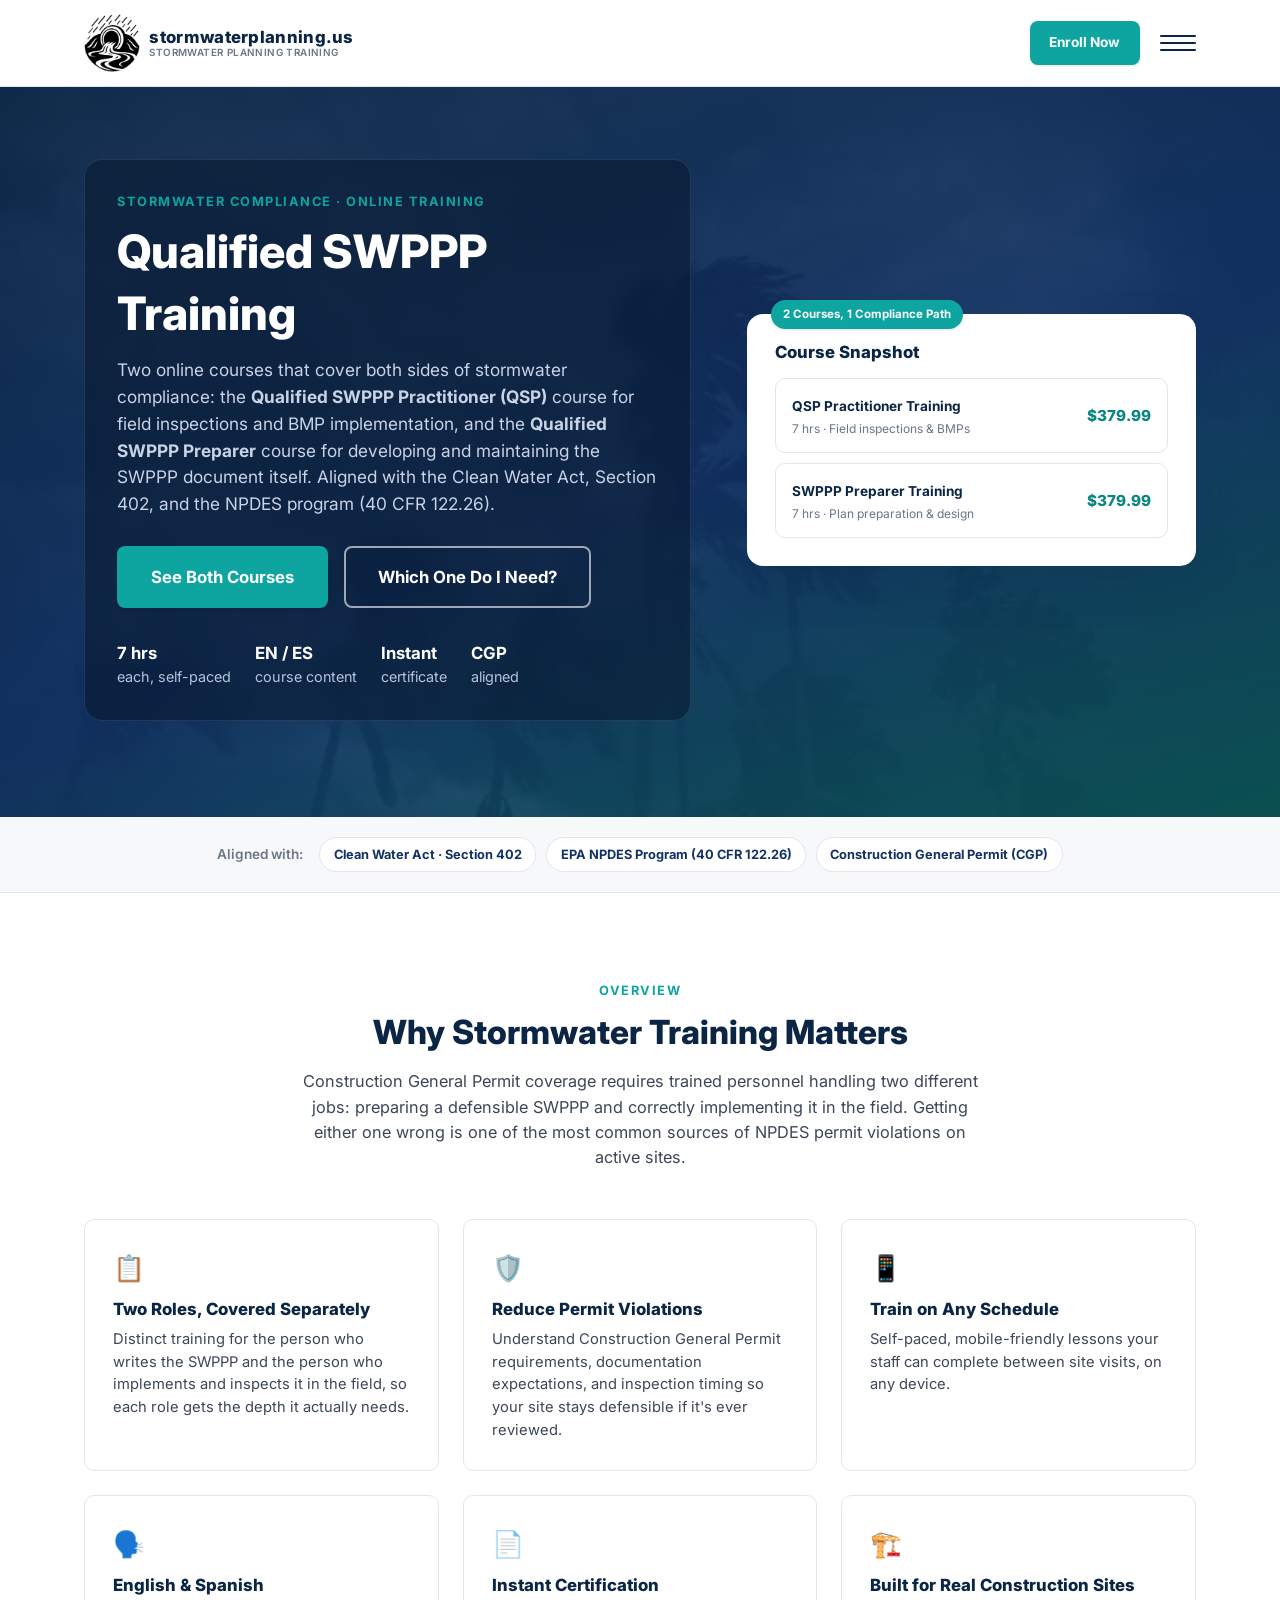
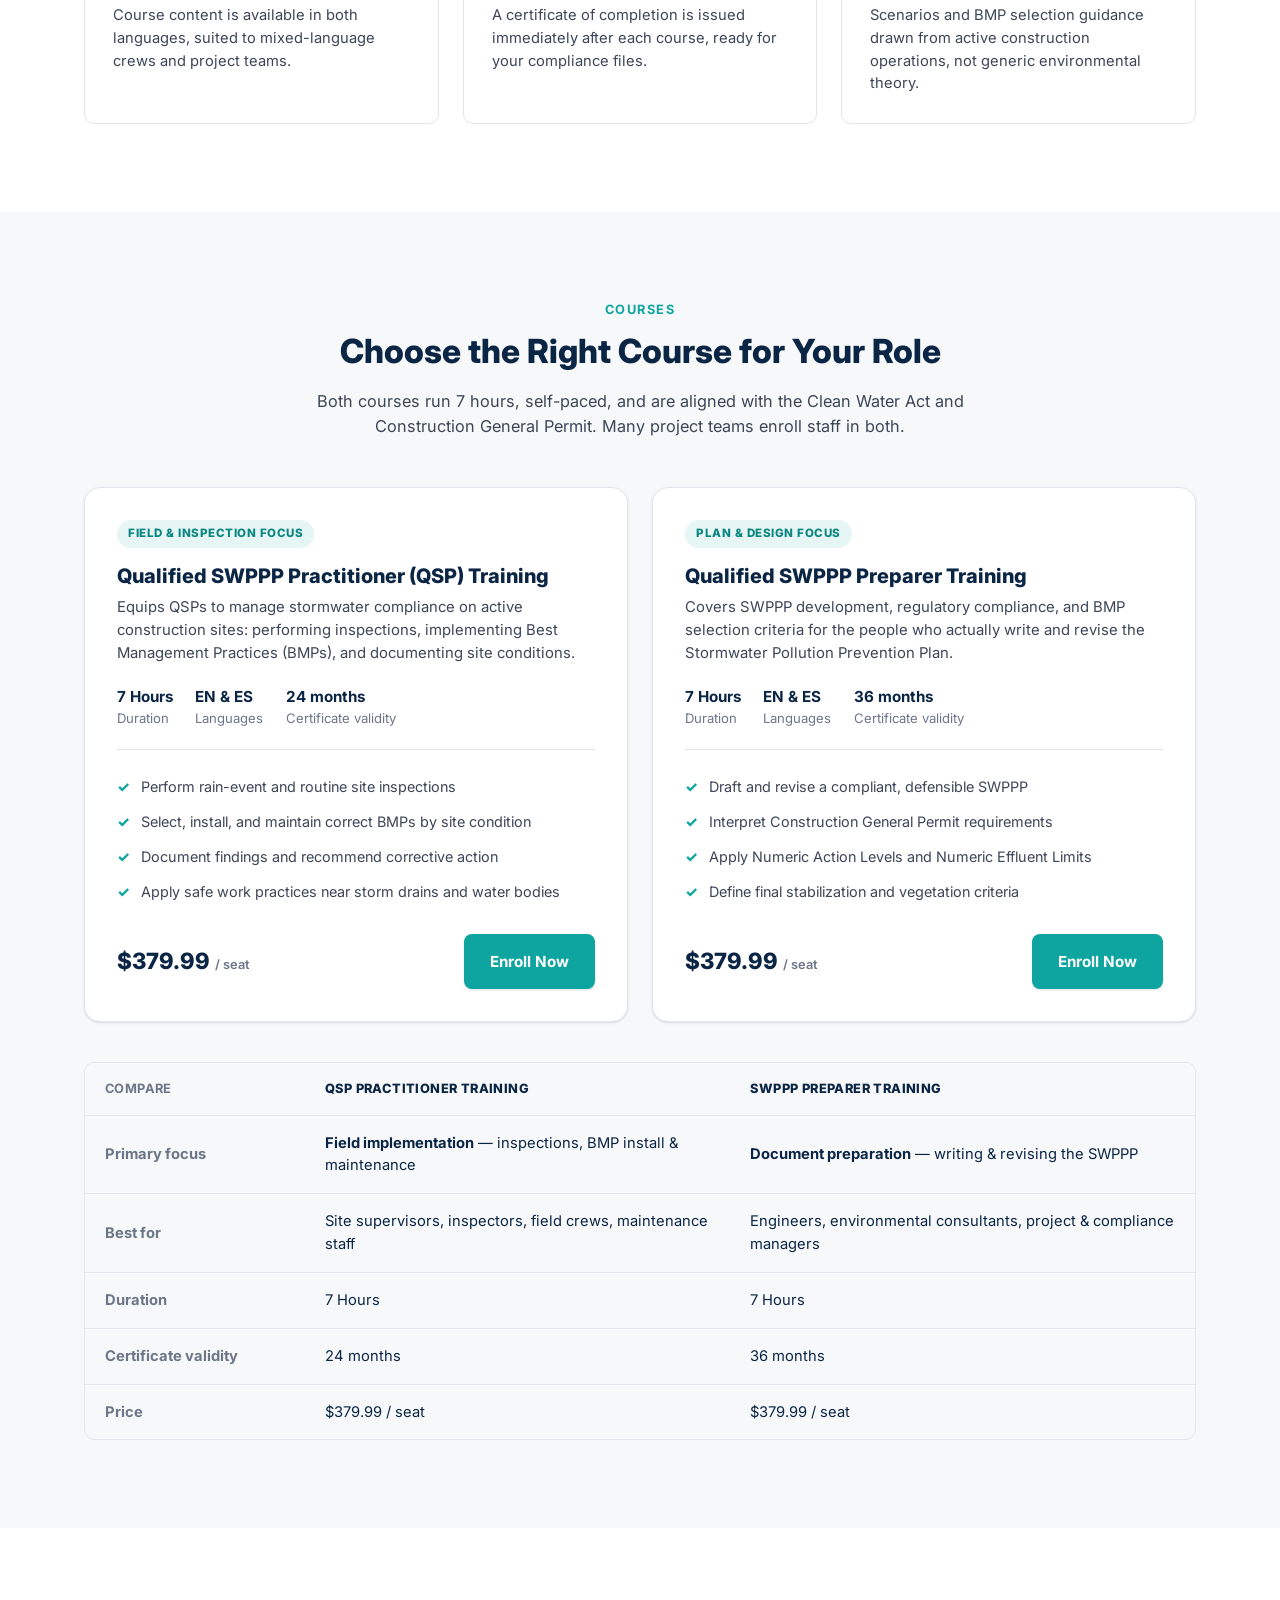
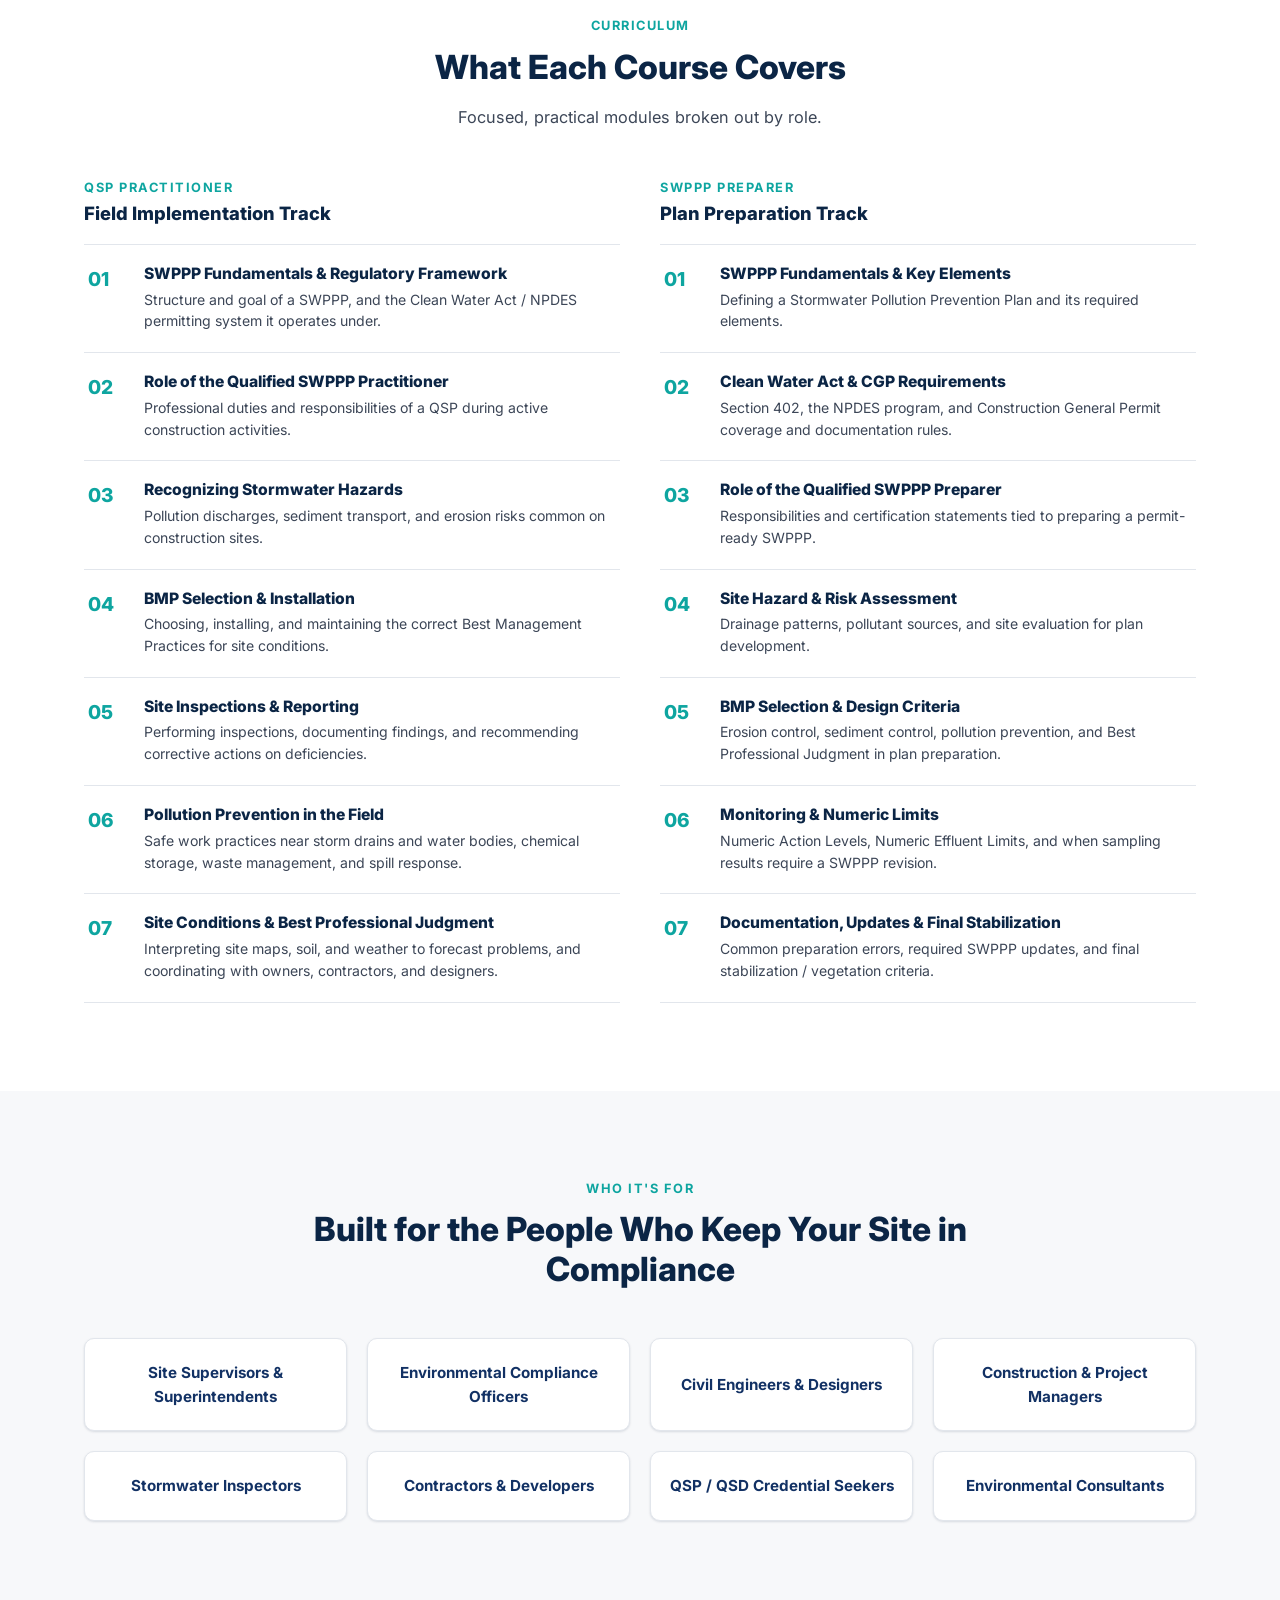
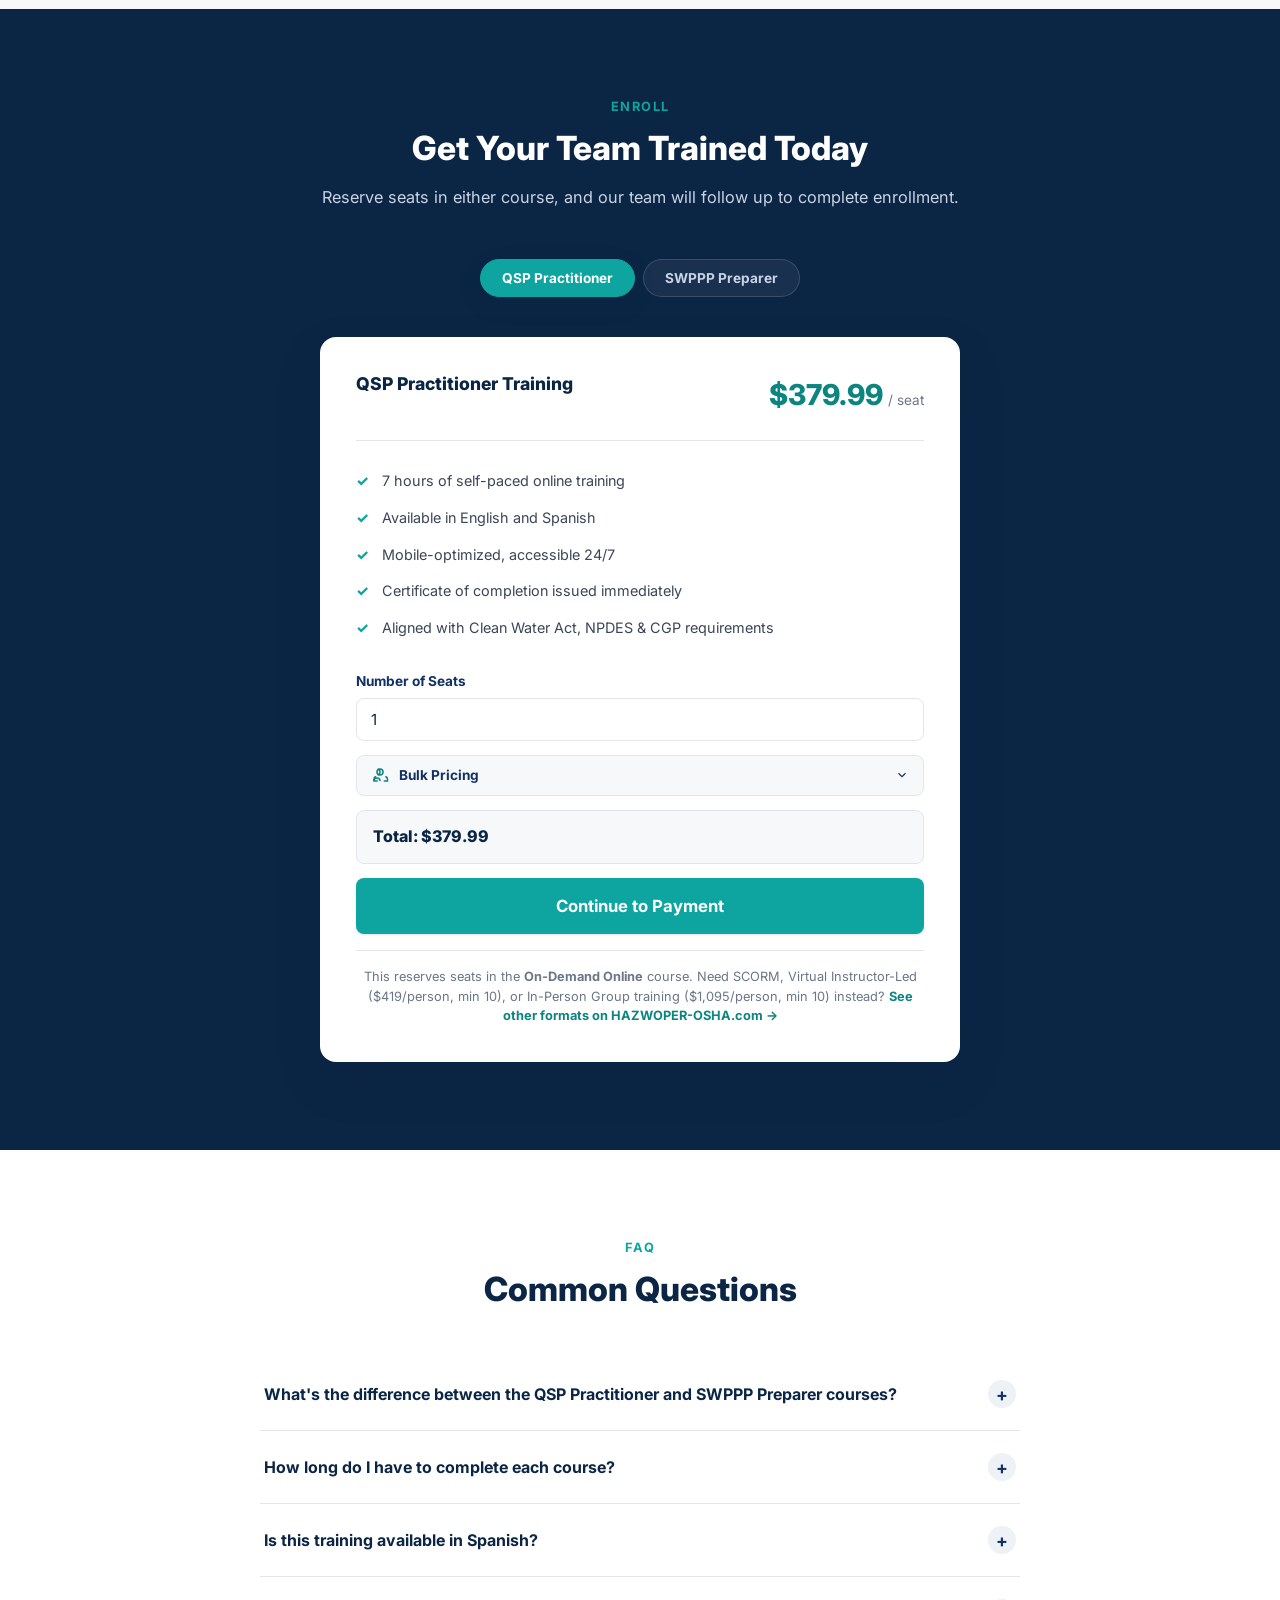
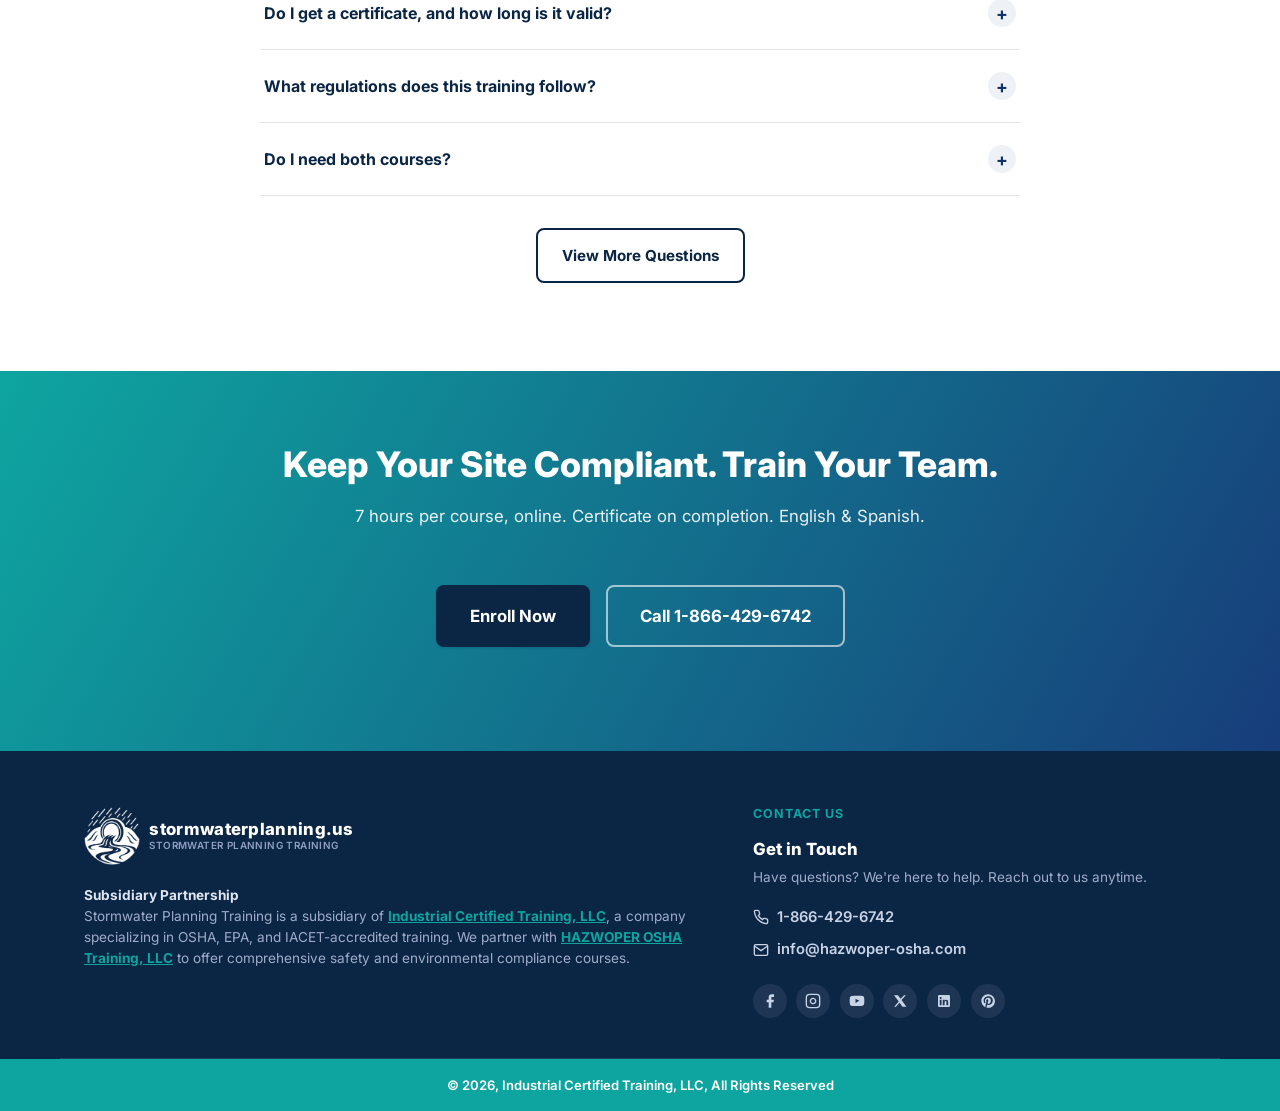
<file: index.html>
<!DOCTYPE html>
<html lang="en">
<head>
<meta charset="UTF-8">
<meta name="viewport" content="width=device-width, initial-scale=1.0">
<title>Qualified SWPPP Practitioner &amp; Preparer Training for Construction | Stormwater Planning Training (stormwaterplanning.us)</title>
<meta name="description" content="Online Qualified SWPPP Practitioner (QSP) and Qualified SWPPP Preparer training for construction sites. Clean Water Act &amp; NPDES aligned, self-paced, English &amp; Spanish, instant certificate.">
<link rel="icon" type="image/png" href="images/spct-logo.png">
<link rel="apple-touch-icon" href="images/spct-logo.png">

<meta property="og:type" content="website">
<meta property="og:title" content="Qualified SWPPP Practitioner &amp; Preparer Training for Construction">
<meta property="og:description" content="Online Qualified SWPPP Practitioner (QSP) and Qualified SWPPP Preparer training for construction sites. Clean Water Act &amp; NPDES aligned, self-paced, English &amp; Spanish, instant certificate.">
<meta name="twitter:card" content="summary_large_image">
<meta name="twitter:title" content="Qualified SWPPP Practitioner &amp; Preparer Training for Construction">
<meta name="twitter:description" content="Online Qualified SWPPP Practitioner (QSP) and Qualified SWPPP Preparer training for construction sites, aligned with the Clean Water Act and NPDES.">

<link rel="preconnect" href="https://fonts.googleapis.com">
<link href="https://fonts.googleapis.com/css2?family=Inter:wght@400;500;600;700;800&display=swap" rel="stylesheet">
<link rel="stylesheet" href="css/styles.css">
<script type="application/ld+json">
{
  "@context": "https://schema.org",
  "@type": "EducationalOrganization",
  "name": "Stormwater Planning Training",
  "alternateName": "stormwaterplanning.us",
  "legalName": "Industrial Certified Training, LLC",
  "url": "https://stormwaterplanning.us/",
  "logo": "https://stormwaterplanning.us/images/spct-logo.png",
  "image": "https://stormwaterplanning.us/images/spct-logo.png",
  "email": "info@hazwoper-osha.com",
  "telephone": "+1-866-429-6742",
  "sameAs": [
    "https://www.facebook.com/HazwoperOsha/",
    "https://www.instagram.com/hazwoper_osha_training/?hl=en",
    "https://twitter.com/HazwoperOsha",
    "https://www.linkedin.com/company/hazwoper-osha",
    "https://www.pinterest.com/hazwoperosha/",
    "https://www.youtube.com/@hazwoper-osha"
  ],
  "parentOrganization": {
    "@type": "Organization",
    "name": "Industrial Certified Training, LLC",
    "url": "https://ictraining.us/"
  }
}
</script>
</head>
<body>

<a class="skip-link" href="#main">Skip to content</a>

<header class="site-header">
  <div class="container header-inner">
    <a href="#top" class="logo">
      <img src="images/spct-logo.png" alt="Stormwater Planning Training (stormwaterplanning.us)" class="logo-icon">
      <span class="logo-text">
        <span class="logo-mark">stormwaterplanning.us</span>
        <span class="logo-sub">Stormwater Planning Training</span>
      </span>
    </a>

    <nav class="main-nav" id="mainNav">
      <a href="#overview">Overview</a>
      <a href="#courses">Courses</a>
      <a href="#curriculum">Curriculum</a>
      <a href="#audience">Who It's For</a>
      <a href="#pricing">Pricing</a>
      <a href="#faq">FAQ</a>
      <a href="tel:18664296742" class="nav-phone">
        <svg width="16" height="16" viewBox="0 0 24 24" fill="none" stroke="currentColor" stroke-width="2"><path d="M22 16.92v3a2 2 0 0 1-2.18 2 19.79 19.79 0 0 1-8.63-3.07 19.5 19.5 0 0 1-6-6 19.79 19.79 0 0 1-3.07-8.67A2 2 0 0 1 4.11 2h3a2 2 0 0 1 2 1.72c.127.96.362 1.903.7 2.81a2 2 0 0 1-.45 2.11L8.09 9.91a16 16 0 0 0 6 6l1.27-1.27a2 2 0 0 1 2.11-.45c.907.338 1.85.573 2.81.7A2 2 0 0 1 22 16.92z"/></svg>
        1-866-429-6742
      </a>
      <a href="mailto:info@hazwoper-osha.com" class="nav-phone nav-email">
        <svg width="16" height="16" viewBox="0 0 24 24" fill="none" stroke="currentColor" stroke-width="2"><path d="M4 4h16c1.1 0 2 .9 2 2v12c0 1.1-.9 2-2 2H4c-1.1 0-2-.9-2-2V6c0-1.1.9-2 2-2z"/><polyline points="22,6 12,13 2,6"/></svg>
        info@hazwoper-osha.com
      </a>
    </nav>

    <div class="header-actions">
      <a href="tel:18664296742" class="header-phone">
        <svg width="16" height="16" viewBox="0 0 24 24" fill="none" stroke="currentColor" stroke-width="2"><path d="M22 16.92v3a2 2 0 0 1-2.18 2 19.79 19.79 0 0 1-8.63-3.07 19.5 19.5 0 0 1-6-6 19.79 19.79 0 0 1-3.07-8.67A2 2 0 0 1 4.11 2h3a2 2 0 0 1 2 1.72c.127.96.362 1.903.7 2.81a2 2 0 0 1-.45 2.11L8.09 9.91a16 16 0 0 0 6 6l1.27-1.27a2 2 0 0 1 2.11-.45c.907.338 1.85.573 2.81.7A2 2 0 0 1 22 16.92z"/></svg>
        1-866-429-6742
      </a>
      <a href="#pricing" class="btn btn-primary btn-sm">Enroll Now</a>
      <button class="nav-toggle" id="navToggle" aria-label="Toggle navigation" aria-expanded="false">
        <span></span><span></span><span></span>
      </button>
    </div>
  </div>
</header>

<main id="main">

  <!-- HERO -->
  <section class="hero" id="top">
    <div class="container hero-inner">
      <div class="hero-copy">
        <p class="eyebrow">Stormwater Compliance &middot; Online Training</p>
        <h1>Qualified SWPPP <span>Training</span></h1>
        <p class="hero-lead">
          Two online courses that cover both sides of stormwater compliance: the <strong>Qualified SWPPP
          Practitioner (QSP)</strong> course for field inspections and BMP implementation, and the
          <strong>Qualified SWPPP Preparer</strong> course for developing and maintaining the SWPPP document itself.
          Aligned with the Clean Water Act, Section 402, and the NPDES program (40 CFR 122.26).
        </p>
        <div class="hero-cta-row">
          <a href="#courses" class="btn btn-primary btn-lg">See Both Courses</a>
          <a href="#courses" class="btn btn-outline-light btn-lg">Which One Do I Need?</a>
        </div>
        <ul class="hero-meta">
          <li><strong>7 hrs</strong> each, self-paced</li>
          <li><strong>EN / ES</strong> course content</li>
          <li><strong>Instant</strong> certificate</li>
          <li><strong>CGP</strong> aligned</li>
        </ul>
      </div>

      <div class="hero-card" aria-hidden="false">
        <div class="hero-card-badge">2 Courses, 1 Compliance Path</div>
        <h3>Course Snapshot</h3>
        <ul class="hero-card-courses">
          <li class="hero-card-course">
            <span>
              <span class="hero-card-course-name">QSP Practitioner Training</span>
              <span class="hero-card-course-meta">7 hrs &middot; Field inspections &amp; BMPs</span>
            </span>
            <span class="hero-card-course-price">$379.99</span>
          </li>
          <li class="hero-card-course">
            <span>
              <span class="hero-card-course-name">SWPPP Preparer Training</span>
              <span class="hero-card-course-meta">7 hrs &middot; Plan preparation &amp; design</span>
            </span>
            <span class="hero-card-course-price">$379.99</span>
          </li>
        </ul>
      </div>
    </div>
  </section>

  <!-- TRUST STRIP -->
  <section class="trust-strip">
    <div class="container trust-strip-inner">
      <span>Aligned with:</span>
      <div class="trust-badges">
        <span class="badge">Clean Water Act &middot; Section 402</span>
        <span class="badge">EPA NPDES Program (40 CFR 122.26)</span>
        <span class="badge">Construction General Permit (CGP)</span>
      </div>
    </div>
  </section>

  <!-- OVERVIEW -->
  <section class="section" id="overview">
    <div class="container">
      <div class="section-head">
        <p class="eyebrow">Overview</p>
        <h2>Why Stormwater Training Matters</h2>
        <p class="section-sub">
          Construction General Permit coverage requires trained personnel handling two different jobs: preparing a
          defensible SWPPP and correctly implementing it in the field. Getting either one wrong is one of the most
          common sources of NPDES permit violations on active sites.
        </p>
      </div>

      <div class="grid-3 feature-grid">
        <div class="feature-card">
          <div class="feature-icon">📋</div>
          <h3>Two Roles, Covered Separately</h3>
          <p>Distinct training for the person who writes the SWPPP and the person who implements and inspects it in the field, so each role gets the depth it actually needs.</p>
        </div>
        <div class="feature-card">
          <div class="feature-icon">🛡️</div>
          <h3>Reduce Permit Violations</h3>
          <p>Understand Construction General Permit requirements, documentation expectations, and inspection timing so your site stays defensible if it's ever reviewed.</p>
        </div>
        <div class="feature-card">
          <div class="feature-icon">📱</div>
          <h3>Train on Any Schedule</h3>
          <p>Self-paced, mobile-friendly lessons your staff can complete between site visits, on any device.</p>
        </div>
        <div class="feature-card">
          <div class="feature-icon">🗣️</div>
          <h3>English &amp; Spanish</h3>
          <p>Course content is available in both languages, suited to mixed-language crews and project teams.</p>
        </div>
        <div class="feature-card">
          <div class="feature-icon">📄</div>
          <h3>Instant Certification</h3>
          <p>A certificate of completion is issued immediately after each course, ready for your compliance files.</p>
        </div>
        <div class="feature-card">
          <div class="feature-icon">🏗️</div>
          <h3>Built for Real Construction Sites</h3>
          <p>Scenarios and BMP selection guidance drawn from active construction operations, not generic environmental theory.</p>
        </div>
      </div>
    </div>
  </section>

  <!-- COURSES -->
  <section class="section section-alt" id="courses">
    <div class="container">
      <div class="section-head">
        <p class="eyebrow">Courses</p>
        <h2>Choose the Right Course for Your Role</h2>
        <p class="section-sub">Both courses run 7 hours, self-paced, and are aligned with the Clean Water Act and Construction General Permit. Many project teams enroll staff in both.</p>
      </div>

      <div class="course-grid">
        <div class="course-card">
          <span class="course-card-tag">Field &amp; Inspection Focus</span>
          <h3>Qualified SWPPP Practitioner (QSP) Training</h3>
          <p class="course-card-desc">Equips QSPs to manage stormwater compliance on active construction sites: performing inspections, implementing Best Management Practices (BMPs), and documenting site conditions.</p>
          <ul class="course-card-facts">
            <li><strong>7 Hours</strong>Duration</li>
            <li><strong>EN &amp; ES</strong>Languages</li>
            <li><strong>24 months</strong>Certificate validity</li>
          </ul>
          <ul class="course-card-list">
            <li>Perform rain-event and routine site inspections</li>
            <li>Select, install, and maintain correct BMPs by site condition</li>
            <li>Document findings and recommend corrective action</li>
            <li>Apply safe work practices near storm drains and water bodies</li>
          </ul>
          <div class="course-card-footer">
            <span class="course-card-price">$379.99 <span>/ seat</span></span>
            <a href="#pricing" class="btn btn-primary" data-course="qsp">Enroll Now</a>
          </div>
        </div>

        <div class="course-card">
          <span class="course-card-tag">Plan &amp; Design Focus</span>
          <h3>Qualified SWPPP Preparer Training</h3>
          <p class="course-card-desc">Covers SWPPP development, regulatory compliance, and BMP selection criteria for the people who actually write and revise the Stormwater Pollution Prevention Plan.</p>
          <ul class="course-card-facts">
            <li><strong>7 Hours</strong>Duration</li>
            <li><strong>EN &amp; ES</strong>Languages</li>
            <li><strong>36 months</strong>Certificate validity</li>
          </ul>
          <ul class="course-card-list">
            <li>Draft and revise a compliant, defensible SWPPP</li>
            <li>Interpret Construction General Permit requirements</li>
            <li>Apply Numeric Action Levels and Numeric Effluent Limits</li>
            <li>Define final stabilization and vegetation criteria</li>
          </ul>
          <div class="course-card-footer">
            <span class="course-card-price">$379.99 <span>/ seat</span></span>
            <a href="#pricing" class="btn btn-primary" data-course="preparer">Enroll Now</a>
          </div>
        </div>
      </div>

      <div class="compare-wrap">
        <table class="compare-table">
          <thead>
            <tr>
              <th>Compare</th>
              <th>QSP Practitioner Training</th>
              <th>SWPPP Preparer Training</th>
            </tr>
          </thead>
          <tbody>
            <tr>
              <td>Primary focus</td>
              <td><strong>Field implementation</strong> — inspections, BMP install &amp; maintenance</td>
              <td><strong>Document preparation</strong> — writing &amp; revising the SWPPP</td>
            </tr>
            <tr>
              <td>Best for</td>
              <td>Site supervisors, inspectors, field crews, maintenance staff</td>
              <td>Engineers, environmental consultants, project &amp; compliance managers</td>
            </tr>
            <tr>
              <td>Duration</td>
              <td>7 Hours</td>
              <td>7 Hours</td>
            </tr>
            <tr>
              <td>Certificate validity</td>
              <td>24 months</td>
              <td>36 months</td>
            </tr>
            <tr>
              <td>Price</td>
              <td>$379.99 / seat</td>
              <td>$379.99 / seat</td>
            </tr>
          </tbody>
        </table>
      </div>
    </div>
  </section>

  <!-- CURRICULUM -->
  <section class="section" id="curriculum">
    <div class="container">
      <div class="section-head">
        <p class="eyebrow">Curriculum</p>
        <h2>What Each Course Covers</h2>
        <p class="section-sub">Focused, practical modules broken out by role.</p>
      </div>

      <div class="curriculum-columns">
        <div>
          <div class="curriculum-col-head">
            <p class="eyebrow">QSP Practitioner</p>
            <h3>Field Implementation Track</h3>
          </div>
          <ol class="curriculum-list">
            <li>
              <span class="curriculum-num">01</span>
              <div>
                <h4>SWPPP Fundamentals &amp; Regulatory Framework</h4>
                <p>Structure and goal of a SWPPP, and the Clean Water Act / NPDES permitting system it operates under.</p>
              </div>
            </li>
            <li>
              <span class="curriculum-num">02</span>
              <div>
                <h4>Role of the Qualified SWPPP Practitioner</h4>
                <p>Professional duties and responsibilities of a QSP during active construction activities.</p>
              </div>
            </li>
            <li>
              <span class="curriculum-num">03</span>
              <div>
                <h4>Recognizing Stormwater Hazards</h4>
                <p>Pollution discharges, sediment transport, and erosion risks common on construction sites.</p>
              </div>
            </li>
            <li>
              <span class="curriculum-num">04</span>
              <div>
                <h4>BMP Selection &amp; Installation</h4>
                <p>Choosing, installing, and maintaining the correct Best Management Practices for site conditions.</p>
              </div>
            </li>
            <li>
              <span class="curriculum-num">05</span>
              <div>
                <h4>Site Inspections &amp; Reporting</h4>
                <p>Performing inspections, documenting findings, and recommending corrective actions on deficiencies.</p>
              </div>
            </li>
            <li>
              <span class="curriculum-num">06</span>
              <div>
                <h4>Pollution Prevention in the Field</h4>
                <p>Safe work practices near storm drains and water bodies, chemical storage, waste management, and spill response.</p>
              </div>
            </li>
            <li>
              <span class="curriculum-num">07</span>
              <div>
                <h4>Site Conditions &amp; Best Professional Judgment</h4>
                <p>Interpreting site maps, soil, and weather to forecast problems, and coordinating with owners, contractors, and designers.</p>
              </div>
            </li>
          </ol>
        </div>

        <div>
          <div class="curriculum-col-head">
            <p class="eyebrow">SWPPP Preparer</p>
            <h3>Plan Preparation Track</h3>
          </div>
          <ol class="curriculum-list">
            <li>
              <span class="curriculum-num">01</span>
              <div>
                <h4>SWPPP Fundamentals &amp; Key Elements</h4>
                <p>Defining a Stormwater Pollution Prevention Plan and its required elements.</p>
              </div>
            </li>
            <li>
              <span class="curriculum-num">02</span>
              <div>
                <h4>Clean Water Act &amp; CGP Requirements</h4>
                <p>Section 402, the NPDES program, and Construction General Permit coverage and documentation rules.</p>
              </div>
            </li>
            <li>
              <span class="curriculum-num">03</span>
              <div>
                <h4>Role of the Qualified SWPPP Preparer</h4>
                <p>Responsibilities and certification statements tied to preparing a permit-ready SWPPP.</p>
              </div>
            </li>
            <li>
              <span class="curriculum-num">04</span>
              <div>
                <h4>Site Hazard &amp; Risk Assessment</h4>
                <p>Drainage patterns, pollutant sources, and site evaluation for plan development.</p>
              </div>
            </li>
            <li>
              <span class="curriculum-num">05</span>
              <div>
                <h4>BMP Selection &amp; Design Criteria</h4>
                <p>Erosion control, sediment control, pollution prevention, and Best Professional Judgment in plan preparation.</p>
              </div>
            </li>
            <li>
              <span class="curriculum-num">06</span>
              <div>
                <h4>Monitoring &amp; Numeric Limits</h4>
                <p>Numeric Action Levels, Numeric Effluent Limits, and when sampling results require a SWPPP revision.</p>
              </div>
            </li>
            <li>
              <span class="curriculum-num">07</span>
              <div>
                <h4>Documentation, Updates &amp; Final Stabilization</h4>
                <p>Common preparation errors, required SWPPP updates, and final stabilization / vegetation criteria.</p>
              </div>
            </li>
          </ol>
        </div>
      </div>
    </div>
  </section>

  <!-- WHO IT'S FOR -->
  <section class="section section-alt" id="audience">
    <div class="container">
      <div class="section-head">
        <p class="eyebrow">Who It's For</p>
        <h2>Built for the People Who Keep Your Site in Compliance</h2>
      </div>
      <div class="grid-4 audience-grid">
        <div class="audience-card">Site Supervisors &amp; Superintendents</div>
        <div class="audience-card">Environmental Compliance Officers</div>
        <div class="audience-card">Civil Engineers &amp; Designers</div>
        <div class="audience-card">Construction &amp; Project Managers</div>
        <div class="audience-card">Stormwater Inspectors</div>
        <div class="audience-card">Contractors &amp; Developers</div>
        <div class="audience-card">QSP / QSD Credential Seekers</div>
        <div class="audience-card">Environmental Consultants</div>
      </div>
    </div>
  </section>

  <!-- PRICING / ENROLL -->
  <section class="section pricing-section" id="pricing">
    <div class="container">
      <div class="section-head">
        <p class="eyebrow">Enroll</p>
        <h2>Get Your Team Trained Today</h2>
        <p class="section-sub">Reserve seats in either course, and our team will follow up to complete enrollment.</p>
      </div>

      <div class="pricing-toggle" role="tablist" aria-label="Filter pricing by course">
        <button type="button" class="pricing-toggle-btn active" data-course="qsp" role="tab" aria-selected="true">QSP Practitioner</button>
        <button type="button" class="pricing-toggle-btn" data-course="preparer" role="tab" aria-selected="false">SWPPP Preparer</button>
      </div>

      <div class="pricing-grid filtered" id="pricingGrid">

        <div class="pricing-card is-visible" data-course="qsp">
          <div class="pricing-card-top">
            <h3>QSP Practitioner Training</h3>
            <div class="price">
              <span class="price-original" hidden>$379.99</span>
              <span class="price-current"><span class="price-amount">$379.99</span><span class="price-per">/ seat</span></span>
            </div>
          </div>

          <ul class="pricing-features">
            <li>7 hours of self-paced online training</li>
            <li>Available in English and Spanish</li>
            <li>Mobile-optimized, accessible 24/7</li>
            <li>Certificate of completion issued immediately</li>
            <li>Aligned with Clean Water Act, NPDES &amp; CGP requirements</li>
          </ul>

          <form class="enroll-form" id="enrollFormQSP" data-price-per-seat="379.99" data-success-target="formSuccessQSP">
            <div class="form-row">
              <label for="seatsQSP">Number of Seats</label>
              <input type="number" id="seatsQSP" name="seats" min="1" value="1" required>
            </div>

            <div class="bulk-pricing">
              <button type="button" class="bulk-pricing-toggle" aria-expanded="false" aria-controls="bulkPanelQSP">
                <svg class="bulk-pricing-icon" width="18" height="18" viewBox="0 0 24 24" fill="none" stroke="currentColor" stroke-width="2"><path d="M17 20h5v-2a4 4 0 0 0-3-3.87"/><path d="M9 20H4v-2a4 4 0 0 1 3-3.87"/><path d="M9 4.13a4 4 0 0 1 0 7.75"/><circle cx="12" cy="8" r="4"/><path d="M12 20a4 4 0 0 0-4-4H8a4 4 0 0 0-4 4"/></svg>
                <span>Bulk Pricing</span>
                <svg class="bulk-pricing-chevron" width="14" height="14" viewBox="0 0 24 24" fill="none" stroke="currentColor" stroke-width="2"><polyline points="6 9 12 15 18 9"/></svg>
              </button>
              <div class="bulk-pricing-panel" id="bulkPanelQSP" hidden>
                <table class="bulk-pricing-table">
                  <thead><tr><th>Seats</th><th>Per Seat</th></tr></thead>
                  <tbody></tbody>
                </table>
              </div>
            </div>

            <div class="form-total">Total: $379.99</div>
            <button type="submit" class="btn btn-primary btn-block btn-lg">Continue to Payment</button>
          </form>

          <p class="format-note">This reserves seats in the <strong>On-Demand Online</strong> course. Need SCORM, Virtual Instructor-Led ($419/person, min 10), or In-Person Group training ($1,095/person, min 10) instead? <a href="https://hazwoper-osha.com/online-courses/qualified-swppp-practitioner-qsp-training" target="_blank" rel="noopener">See other formats on HAZWOPER-OSHA.com &rarr;</a></p>

          <div class="form-success" id="formSuccessQSP" hidden>
            <h4>Seat count received.</h4>
            <p>You'll be taken to secure payment to complete your enrollment.</p>
          </div>
        </div>

        <div class="pricing-card" data-course="preparer">
          <div class="pricing-card-top">
            <h3>SWPPP Preparer Training</h3>
            <div class="price">
              <span class="price-original" hidden>$379.99</span>
              <span class="price-current"><span class="price-amount">$379.99</span><span class="price-per">/ seat</span></span>
            </div>
          </div>

          <ul class="pricing-features">
            <li>7 hours of self-paced online training</li>
            <li>Available in English and Spanish</li>
            <li>Mobile-optimized, accessible 24/7</li>
            <li>Certificate of completion issued immediately</li>
            <li>Aligned with Clean Water Act, NPDES &amp; CGP requirements</li>
          </ul>

          <form class="enroll-form" id="enrollFormPreparer" data-price-per-seat="379.99" data-success-target="formSuccessPreparer">
            <div class="form-row">
              <label for="seatsPreparer">Number of Seats</label>
              <input type="number" id="seatsPreparer" name="seats" min="1" value="1" required>
            </div>

            <div class="bulk-pricing">
              <button type="button" class="bulk-pricing-toggle" aria-expanded="false" aria-controls="bulkPanelPreparer">
                <svg class="bulk-pricing-icon" width="18" height="18" viewBox="0 0 24 24" fill="none" stroke="currentColor" stroke-width="2"><path d="M17 20h5v-2a4 4 0 0 0-3-3.87"/><path d="M9 20H4v-2a4 4 0 0 1 3-3.87"/><path d="M9 4.13a4 4 0 0 1 0 7.75"/><circle cx="12" cy="8" r="4"/><path d="M12 20a4 4 0 0 0-4-4H8a4 4 0 0 0-4 4"/></svg>
                <span>Bulk Pricing</span>
                <svg class="bulk-pricing-chevron" width="14" height="14" viewBox="0 0 24 24" fill="none" stroke="currentColor" stroke-width="2"><polyline points="6 9 12 15 18 9"/></svg>
              </button>
              <div class="bulk-pricing-panel" id="bulkPanelPreparer" hidden>
                <table class="bulk-pricing-table">
                  <thead><tr><th>Seats</th><th>Per Seat</th></tr></thead>
                  <tbody></tbody>
                </table>
              </div>
            </div>

            <div class="form-total">Total: $379.99</div>
            <button type="submit" class="btn btn-primary btn-block btn-lg">Continue to Payment</button>
          </form>

          <p class="format-note">This reserves seats in the <strong>On-Demand Online</strong> course. Need SCORM, Virtual Instructor-Led ($419/person, min 10), or In-Person Group training ($1,095/person, min 10) instead? <a href="https://hazwoper-osha.com/online-courses/qualified-swppp-preparer-training" target="_blank" rel="noopener">See other formats on HAZWOPER-OSHA.com &rarr;</a></p>

          <div class="form-success" id="formSuccessPreparer" hidden>
            <h4>Seat count received.</h4>
            <p>You'll be taken to secure payment to complete your enrollment.</p>
          </div>
        </div>

      </div>
    </div>
  </section>

  <!-- FAQ -->
  <section class="section" id="faq">
    <div class="container">
      <div class="section-head">
        <p class="eyebrow">FAQ</p>
        <h2>Common Questions</h2>
      </div>

      <div class="faq-list">
        <div class="faq-item">
          <button class="faq-question" aria-expanded="false">
            What's the difference between the QSP Practitioner and SWPPP Preparer courses?
            <span class="faq-icon">+</span>
          </button>
          <div class="faq-answer">
            <p>The QSP Practitioner course is field-focused: inspections, BMP installation and maintenance, and on-site documentation. The SWPPP Preparer course is document-focused: drafting and revising the actual Stormwater Pollution Prevention Plan and interpreting Construction General Permit requirements. Many project teams enroll different staff in each, or the same person in both.</p>
          </div>
        </div>
        <div class="faq-item">
          <button class="faq-question" aria-expanded="false">
            How long do I have to complete each course?
            <span class="faq-icon">+</span>
          </button>
          <div class="faq-answer">
            <p>Each course takes about 7 hours to complete and is self-paced, with a 3-month completion timeline and 1 year of access to training materials.</p>
          </div>
        </div>
        <div class="faq-item">
          <button class="faq-question" aria-expanded="false">
            Is this training available in Spanish?
            <span class="faq-icon">+</span>
          </button>
          <div class="faq-answer">
            <p>Yes. Both courses are available in English and Spanish.</p>
          </div>
        </div>
        <div class="faq-item">
          <button class="faq-question" aria-expanded="false">
            Do I get a certificate, and how long is it valid?
            <span class="faq-icon">+</span>
          </button>
          <div class="faq-answer">
            <p>Yes, a certificate of completion is issued immediately after finishing either course. The QSP Practitioner certificate is valid for 24 months; the SWPPP Preparer certificate is valid for 36 months, before a refresher is required.</p>
          </div>
        </div>
        <div class="faq-item">
          <button class="faq-question" aria-expanded="false">
            What regulations does this training follow?
            <span class="faq-icon">+</span>
          </button>
          <div class="faq-answer">
            <p>Both courses follow EPA stormwater regulations under the NPDES program (40 CFR 122.26) and the Clean Water Act, Section 402, and cover Construction General Permit (CGP) requirements.</p>
          </div>
        </div>
        <div class="faq-item">
          <button class="faq-question" aria-expanded="false">
            Do I need both courses?
            <span class="faq-icon">+</span>
          </button>
          <div class="faq-answer">
            <p>It depends on your role. If you supervise inspections and BMP work in the field, the QSP Practitioner course covers what you need. If you write or revise the SWPPP itself, the Preparer course is the right fit. Some permits and project structures call for both roles to be filled, sometimes by the same person.</p>
          </div>
        </div>
      </div>

      <div class="faq-view-more">
        <a href="frequently-asked-questions/" class="btn btn-outline">View More Questions</a>
      </div>
    </div>
  </section>

  <!-- FINAL CTA -->
  <section class="final-cta">
    <div class="container final-cta-inner">
      <h2>Keep Your Site Compliant. Train Your Team.</h2>
      <p>7 hours per course, online. Certificate on completion. English &amp; Spanish.</p>
      <div class="hero-cta-row">
        <a href="#pricing" class="btn btn-primary btn-lg">Enroll Now</a>
        <a href="tel:18664296742" class="btn btn-outline-light btn-lg">Call 1-866-429-6742</a>
      </div>
    </div>
  </section>

</main>

<footer class="site-footer">
  <div class="container footer-grid">

    <div class="footer-col footer-col-brand">
      <a href="#top" class="logo footer-logo">
        <img src="images/spct-logo.png" alt="Stormwater Planning Training (stormwaterplanning.us)" class="logo-icon logo-icon-footer">
        <span class="logo-text">
          <span class="logo-mark logo-mark-footer">stormwaterplanning.us</span>
          <span class="logo-sub logo-sub-footer">Stormwater Planning Training</span>
        </span>
      </a>

      <p class="footer-legal"><strong>Subsidiary Partnership</strong><br>Stormwater Planning Training is a subsidiary of <a href="https://ictraining.us/" target="_blank" rel="noopener">Industrial Certified Training, LLC</a>, a company specializing in OSHA, EPA, and IACET-accredited training. We partner with <a href="https://hazwoper-osha.com/" target="_blank" rel="noopener">HAZWOPER OSHA Training, LLC</a> to offer comprehensive safety and environmental compliance courses.</p>
    </div>

    <div class="footer-col footer-col-contact">
      <h4 class="footer-col-heading">Contact Us</h4>
      <p class="footer-contact-lead">Get in Touch</p>
      <p class="footer-contact-sub">Have questions? We're here to help. Reach out to us anytime.</p>

      <div class="footer-contact-links">
        <a href="tel:18664296742">
          <svg width="16" height="16" viewBox="0 0 24 24" fill="none" stroke="currentColor" stroke-width="2"><path d="M22 16.92v3a2 2 0 0 1-2.18 2 19.79 19.79 0 0 1-8.63-3.07 19.5 19.5 0 0 1-6-6 19.79 19.79 0 0 1-3.07-8.67A2 2 0 0 1 4.11 2h3a2 2 0 0 1 2 1.72c.127.96.362 1.903.7 2.81a2 2 0 0 1-.45 2.11L8.09 9.91a16 16 0 0 0 6 6l1.27-1.27a2 2 0 0 1 2.11-.45c.907.338 1.85.573 2.81.7A2 2 0 0 1 22 16.92z"/></svg>
          1-866-429-6742
        </a>
        <a href="mailto:info@hazwoper-osha.com">
          <svg width="16" height="16" viewBox="0 0 24 24" fill="none" stroke="currentColor" stroke-width="2"><path d="M4 4h16c1.1 0 2 .9 2 2v12c0 1.1-.9 2-2 2H4c-1.1 0-2-.9-2-2V6c0-1.1.9-2 2-2z"/><polyline points="22,6 12,13 2,6"/></svg>
          info@hazwoper-osha.com
        </a>
      </div>

      <div class="footer-social">
        <a href="https://www.facebook.com/HazwoperOsha/" target="_blank" rel="noopener" aria-label="Facebook">
          <svg width="16" height="16" viewBox="0 0 24 24" fill="currentColor"><path d="M18 2h-3a5 5 0 0 0-5 5v3H7v4h3v8h4v-8h3l1-4h-4V7a1 1 0 0 1 1-1h3z"/></svg>
        </a>
        <a href="https://www.instagram.com/hazwoper_osha_training/?hl=en" target="_blank" rel="noopener" aria-label="Instagram">
          <svg width="16" height="16" viewBox="0 0 24 24" fill="none" stroke="currentColor" stroke-width="2"><rect x="2" y="2" width="20" height="20" rx="5"/><path d="M16 11.37A4 4 0 1 1 12.63 8 4 4 0 0 1 16 11.37z"/><line x1="17.5" y1="6.5" x2="17.51" y2="6.5"/></svg>
        </a>
        <a href="https://www.youtube.com/@hazwoper-osha" target="_blank" rel="noopener" aria-label="YouTube">
          <svg width="16" height="16" viewBox="0 0 24 24" fill="currentColor"><path d="M22.54 6.42a2.78 2.78 0 0 0-1.94-2C18.88 4 12 4 12 4s-6.88 0-8.6.46a2.78 2.78 0 0 0-1.94 2A29 29 0 0 0 1 11.75a29 29 0 0 0 .46 5.33A2.78 2.78 0 0 0 3.4 19c1.72.46 8.6.46 8.6.46s6.88 0 8.6-.46a2.78 2.78 0 0 0 1.94-2 29 29 0 0 0 .46-5.25 29 29 0 0 0-.46-5.33zM9.75 15.02V8.48l5.75 3.27z"/></svg>
        </a>
        <a href="https://twitter.com/HazwoperOsha" target="_blank" rel="noopener" aria-label="X">
          <svg width="14" height="14" viewBox="0 0 24 24" fill="currentColor"><path d="M18.9 2H22l-7.4 8.4L23 22h-6.6l-5.2-6.8L5.1 22H2l7.9-9L1.6 2h6.8l4.7 6.2z"/></svg>
        </a>
        <a href="https://www.linkedin.com/company/hazwoper-osha" target="_blank" rel="noopener" aria-label="LinkedIn">
          <svg width="16" height="16" viewBox="0 0 24 24" fill="currentColor"><path d="M19 3a2 2 0 0 1 2 2v14a2 2 0 0 1-2 2H5a2 2 0 0 1-2-2V5a2 2 0 0 1 2-2zM8.34 18.34V10.1H5.67v8.24zM7.01 8.97a1.55 1.55 0 1 0 0-3.1 1.55 1.55 0 0 0 0 3.1zM18.34 18.34v-4.6c0-2.46-1.31-3.6-3.06-3.6a2.64 2.64 0 0 0-2.39 1.32V10.1H10.2s.04.86 0 8.24h2.68v-4.6c0-.25.02-.5.09-.68a1.5 1.5 0 0 1 1.37-1c.96 0 1.35.73 1.35 1.8v4.48z"/></svg>
        </a>
        <a href="https://www.pinterest.com/hazwoperosha/" target="_blank" rel="noopener" aria-label="Pinterest">
          <svg width="16" height="16" viewBox="0 0 24 24" fill="currentColor"><path d="M12 2C6.48 2 2 6.48 2 12c0 4.24 2.64 7.86 6.36 9.32-.09-.79-.17-2.01.03-2.88.19-.79 1.22-5.03 1.22-5.03s-.31-.63-.31-1.55c0-1.45.84-2.54 1.89-2.54.89 0 1.32.67 1.32 1.47 0 .89-.57 2.23-.86 3.47-.25 1.03.52 1.88 1.53 1.88 1.84 0 3.07-2.36 3.07-5.15 0-2.12-1.43-3.71-4.02-3.71-2.93 0-4.76 2.19-4.76 4.63 0 .84.25 1.44.63 1.9.18.21.2.3.14.54-.05.18-.16.63-.21.81-.07.26-.28.35-.51.26-1.44-.59-2.11-2.16-2.11-3.93 0-2.92 2.46-6.43 7.34-6.43 3.92 0 6.5 2.84 6.5 5.89 0 4.03-2.24 7.04-5.55 7.04-1.11 0-2.16-.6-2.51-1.28 0 0-.6 2.36-.73 2.82-.22.8-.66 1.6-1.06 2.22.95.29 1.95.45 3 .45 5.52 0 10-4.48 10-10S17.52 2 12 2z"/></svg>
        </a>
      </div>
    </div>

  </div>
  <div class="footer-bottom">
    <div class="container">
      <p>&copy; 2026, Industrial Certified Training, LLC, All Rights Reserved</p>
    </div>
  </div>
</footer>

<script src="js/main.js"></script>

<!--Start of Tawk.to Script-->
<script type="text/javascript">
var Tawk_API=Tawk_API||{}, Tawk_LoadStart=new Date();
(function(){
var s1=document.createElement("script"),s0=document.getElementsByTagName("script")[0];
s1.async=true;
s1.src='https://embed.tawk.to/6a5c3cb0940f101d5323afce/1jts4q4bq';
s1.charset='UTF-8';
s1.setAttribute('crossorigin','*');
s0.parentNode.insertBefore(s1,s0);
})();
</script>
<!--End of Tawk.to Script-->
</body>
</html>
</file>
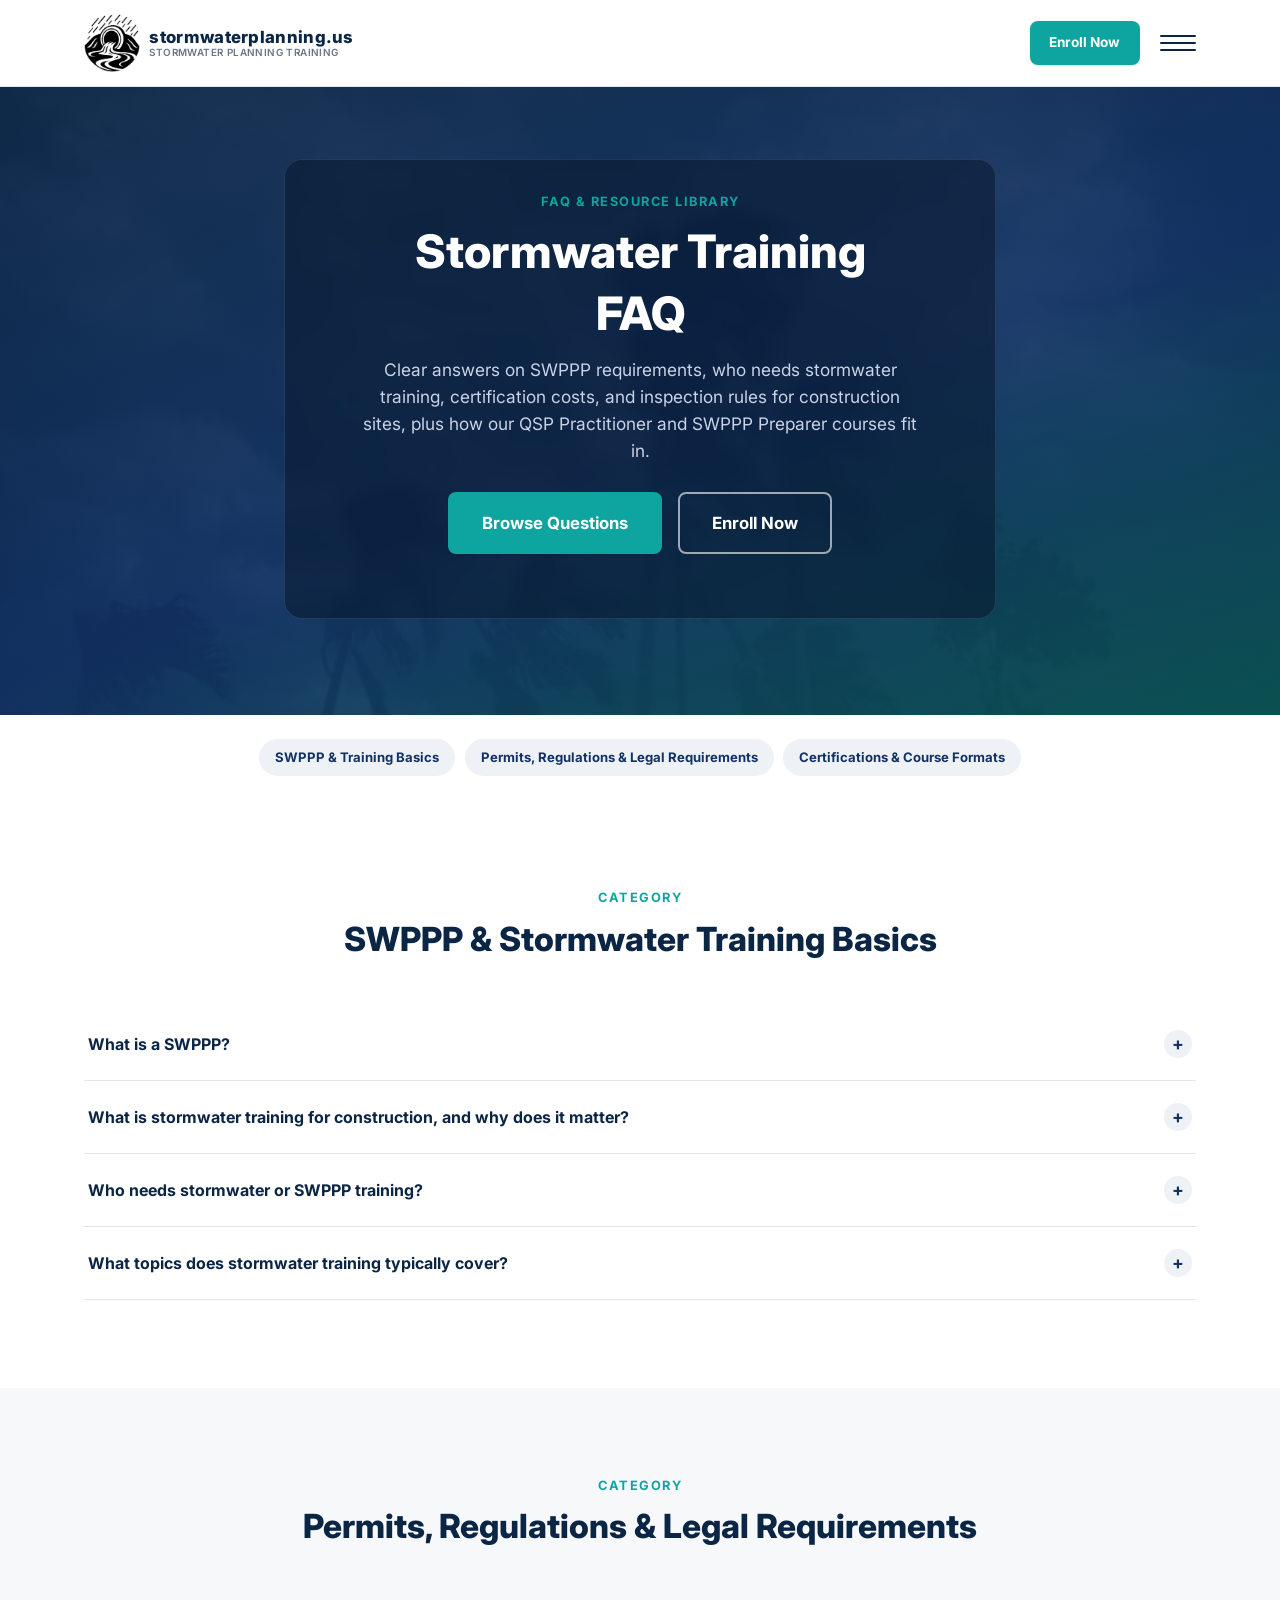
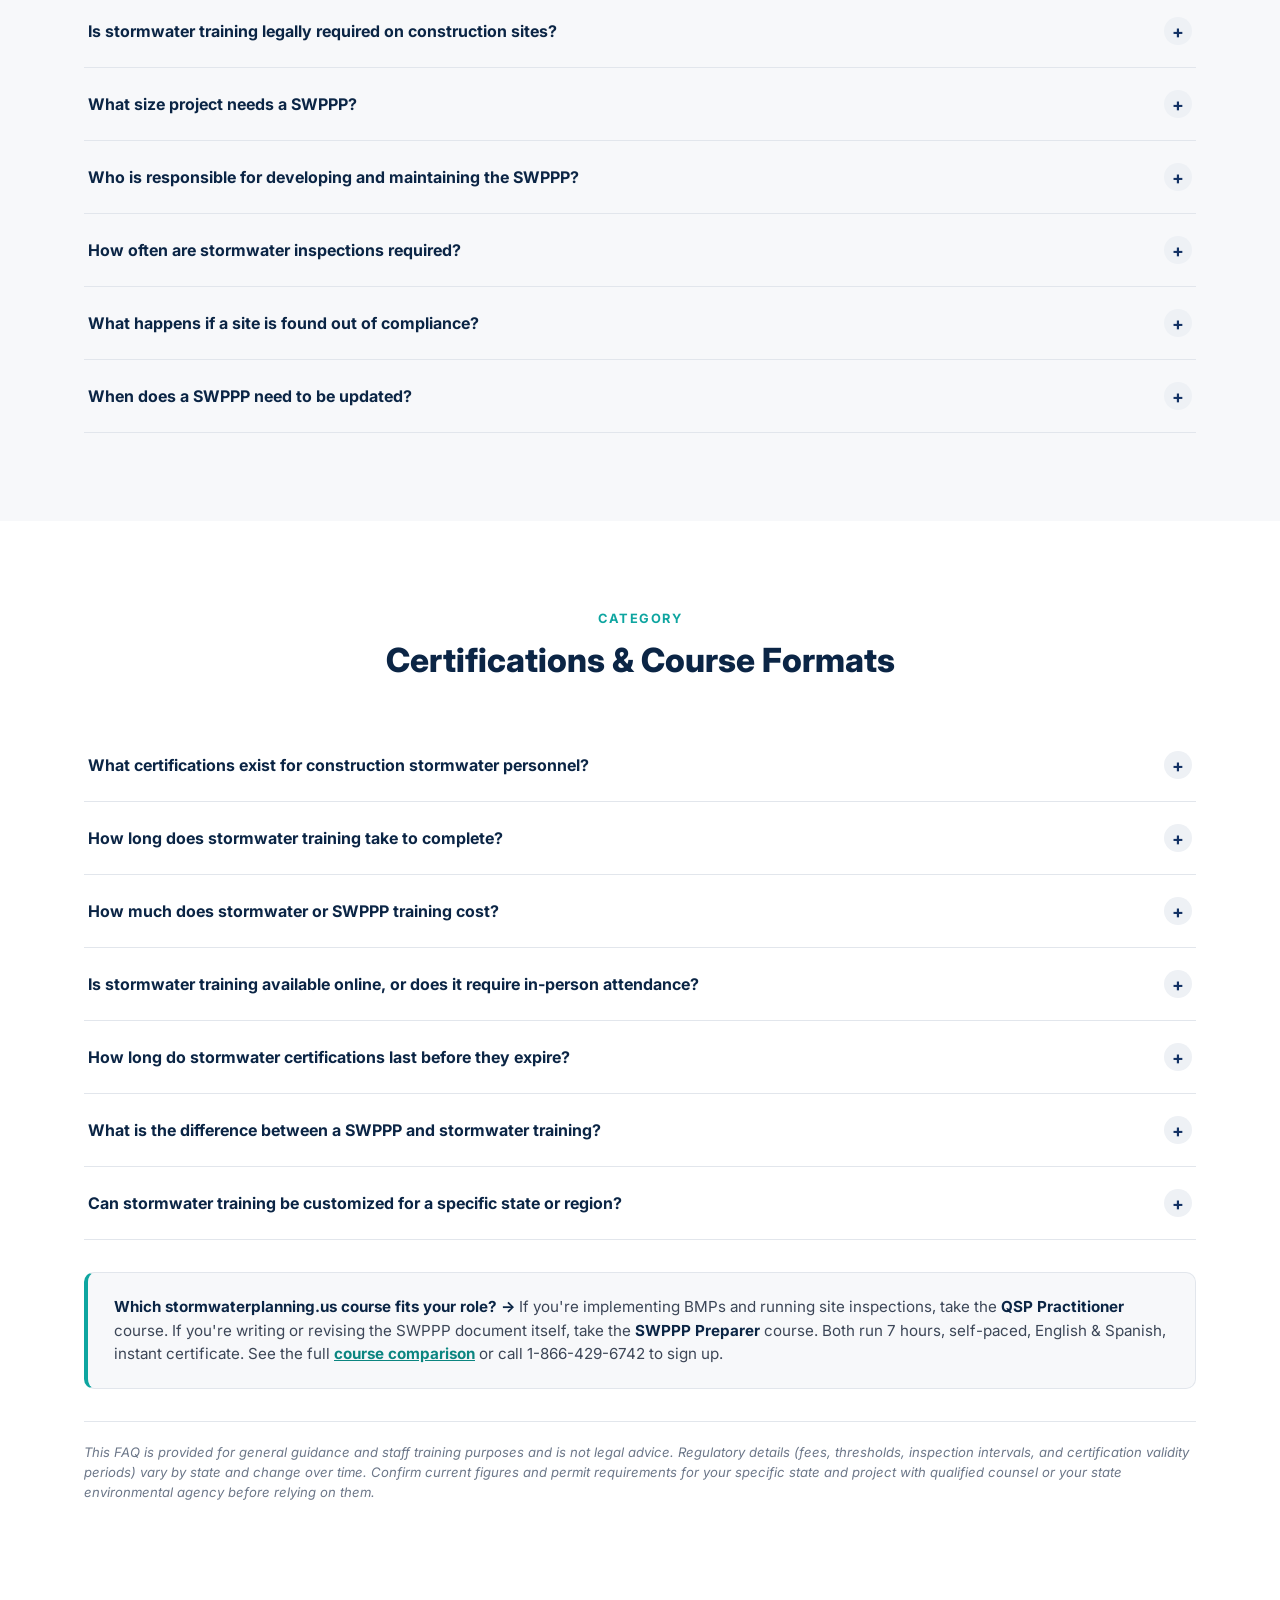
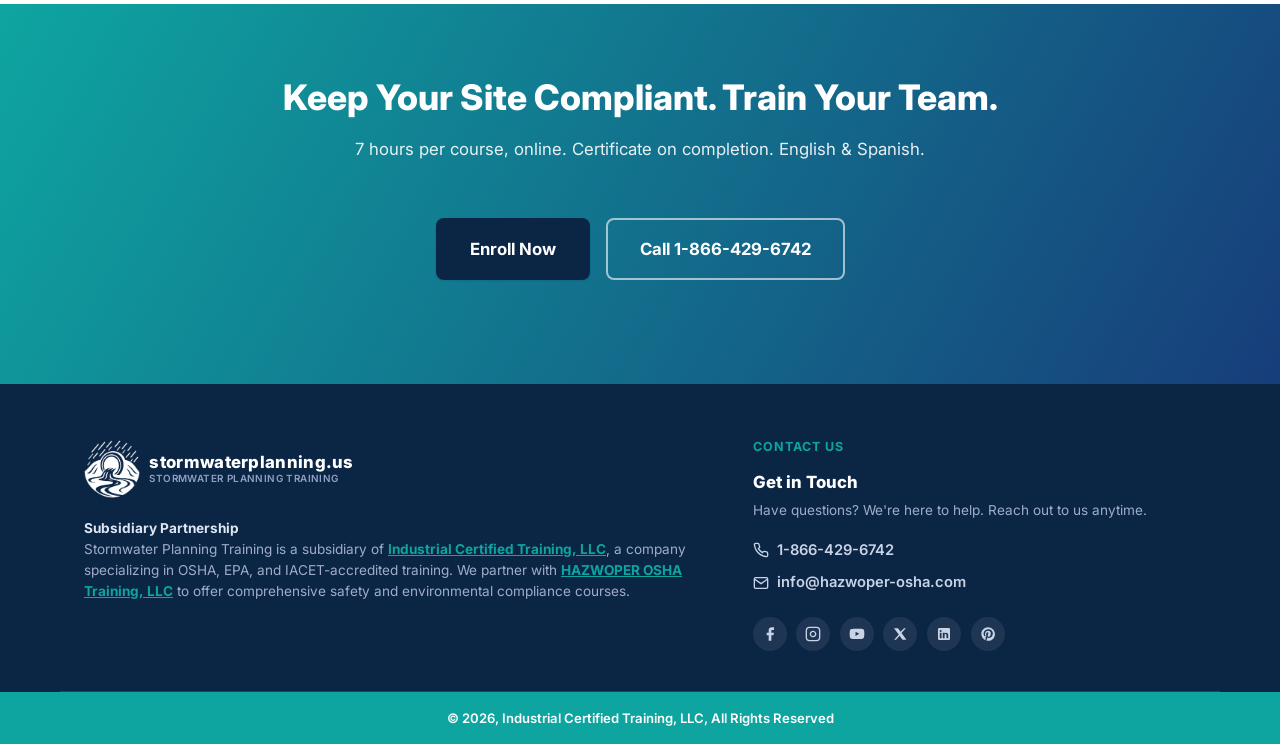
<file: frequently-asked-questions/index.html>
<!DOCTYPE html>
<html lang="en">
<head>
<meta charset="UTF-8">
<meta name="viewport" content="width=device-width, initial-scale=1.0">
<title>Stormwater Training for Construction FAQ | SWPPP Requirements Explained</title>
<meta name="description" content="Get clear answers on SWPPP requirements, who needs stormwater training, certification costs, and inspection rules for construction sites.">
<link rel="icon" type="image/png" href="../images/spct-logo.png">
<link rel="apple-touch-icon" href="../images/spct-logo.png">

<meta property="og:type" content="website">
<meta property="og:title" content="Stormwater Training for Construction FAQ">
<meta property="og:description" content="Get clear answers on SWPPP requirements, who needs stormwater training, certification costs, and inspection rules for construction sites.">
<meta name="twitter:card" content="summary_large_image">
<meta name="twitter:title" content="Stormwater Training for Construction FAQ">
<meta name="twitter:description" content="Get clear answers on SWPPP requirements, who needs stormwater training, certification costs, and inspection rules for construction sites.">

<link rel="preconnect" href="https://fonts.googleapis.com">
<link href="https://fonts.googleapis.com/css2?family=Inter:wght@400;500;600;700;800&display=swap" rel="stylesheet">
<link rel="stylesheet" href="../css/styles.css">
<script type="application/ld+json">
{
  "@context": "https://schema.org",
  "@type": "FAQPage",
  "mainEntity": [
    {"@type": "Question", "name": "What is a SWPPP?", "acceptedAnswer": {"@type": "Answer", "text": "A Stormwater Pollution Prevention Plan (SWPPP) is a site-specific document that identifies how a construction project will control erosion, manage sediment, and prevent pollutants from entering nearby waterways during and after construction. It includes a site map, a list of potential pollutant sources, Best Management Practices (BMPs), and inspection and maintenance procedures. Depending on the state or permitting agency, the same document may also be called a SWP3, SW3P, Stormwater Management Plan (SWMP), Construction Best Management Practices Plan (CBMPP), or Erosion and Sediment Control Plan (ESCP). The requirement traces back to the federal Clean Water Act and the EPA's NPDES Construction General Permit."}},
    {"@type": "Question", "name": "What is stormwater training for construction, and why does it matter?", "acceptedAnswer": {"@type": "Answer", "text": "Stormwater training for construction teaches site personnel, supervisors, and inspectors how to recognize pollution risks, install and maintain BMPs, complete required inspections, and keep the SWPPP updated as site conditions change. It matters because untrained crews are the most common source of permit violations, fines, and preventable environmental damage."}},
    {"@type": "Question", "name": "Who needs stormwater or SWPPP training?", "acceptedAnswer": {"@type": "Answer", "text": "Anyone with day-to-day responsibility for erosion and sediment control needs training, including general contractors, site superintendents, subcontractors who disturb soil, stormwater inspectors, and any qualified personnel named in the site's permit. Many state permits specifically require the person conducting inspections to hold a recognized certification. This includes general contractors and site superintendents, subcontractors performing grading, excavation, or utility work, designated stormwater inspectors and Qualified SWPPP Practitioners (QSPs), environmental consultants and municipal construction inspectors, and project owners and developers who hold the permit."}},
    {"@type": "Question", "name": "What topics does stormwater training typically cover?", "acceptedAnswer": {"@type": "Answer", "text": "Most construction stormwater courses cover the same core areas: an overview of stormwater regulations, how to read and apply a SWPPP, Best Management Practices for erosion and sediment control, inspection and sampling procedures, spill response and good housekeeping, and recordkeeping requirements for permit compliance."}},
    {"@type": "Question", "name": "Is stormwater training legally required on construction sites?", "acceptedAnswer": {"@type": "Answer", "text": "Yes, in most cases. Any site disturbing one acre or more of soil, or part of a larger common plan of development that does, must obtain coverage under an NPDES or state construction stormwater permit, and that permit typically requires qualified personnel to prepare, implement, and inspect under the SWPPP. Training is how personnel meet that qualification standard."}},
    {"@type": "Question", "name": "What size project needs a SWPPP?", "acceptedAnswer": {"@type": "Answer", "text": "Under EPA rules, any construction activity disturbing one acre or more of land requires SWPPP coverage. Projects under one acre may still need a SWPPP if they are part of a larger common plan of development that will ultimately disturb one acre or more, so smaller phased projects are not automatically exempt."}},
    {"@type": "Question", "name": "Who is responsible for developing and maintaining the SWPPP?", "acceptedAnswer": {"@type": "Answer", "text": "The project owner or primary permittee, often the general contractor, is legally responsible for developing, implementing, and maintaining the SWPPP, even if the actual drafting is delegated to a qualified environmental professional or trained site staff. Responsibility for compliance cannot be fully outsourced away from the permit holder."}},
    {"@type": "Question", "name": "How often are stormwater inspections required?", "acceptedAnswer": {"@type": "Answer", "text": "Most state programs require site inspections every 7 to 14 days, plus an additional inspection within 24 hours of a qualifying rain event, commonly defined as 0.5 inches of precipitation or more. Exact frequency and rainfall thresholds vary by state, so trained inspectors need to confirm the local permit language."}},
    {"@type": "Question", "name": "What happens if a site is found out of compliance?", "acceptedAnswer": {"@type": "Answer", "text": "Non-compliance can result in significant fines, often tens of thousands of dollars per day per violation depending on the state, along with stop-work orders, legal action, and reputational damage. Regulators can also require the SWPPP to be revised and re-implemented if inspections show it is not effectively controlling pollutants."}},
    {"@type": "Question", "name": "When does a SWPPP need to be updated?", "acceptedAnswer": {"@type": "Answer", "text": "A SWPPP should be revised any time there is a change in site design, construction sequencing, operations, or maintenance that could affect pollutant discharge, and whenever inspections show existing BMPs are not working as intended. Ongoing training helps site staff recognize when a plan update is triggered."}},
    {"@type": "Question", "name": "What certifications exist for construction stormwater personnel?", "acceptedAnswer": {"@type": "Answer", "text": "Common credentials include the Certified Erosion and Sediment Control Lead (CESCL), required in states like Washington and Oregon; the Qualified SWPPP Practitioner (QSP) and Qualified SWPPP Developer (QSD) used in California; and a Certified Professional in Erosion and Sediment Control (CPESC), which the EPA recognizes as qualified to prepare SWPPPs."}},
    {"@type": "Question", "name": "How long does stormwater training take to complete?", "acceptedAnswer": {"@type": "Answer", "text": "Course length varies by depth and credential: introductory awareness courses can run 1 to 2 hours online, while full inspector certifications such as CESCL or CSI-Construction typically run one to two full days (roughly 12 to 16 hours) and may include hands-on field practice."}},
    {"@type": "Question", "name": "How much does stormwater or SWPPP training cost?", "acceptedAnswer": {"@type": "Answer", "text": "Pricing depends on course depth and credential. Short online awareness or contractor training modules often run $60 to $100 per person, while multi-day inspector certification courses with hands-on field components can run several hundred dollars per person. Group and organizational discounts are common."}},
    {"@type": "Question", "name": "Is stormwater training available online, or does it require in-person attendance?", "acceptedAnswer": {"@type": "Answer", "text": "Both formats are widely available. Foundational and awareness-level courses are commonly offered fully online with a quiz and printable certificate, while inspector-level certifications, such as CESCL, often include an in-person or live virtual component with hands-on BMP installation and testing practice."}},
    {"@type": "Question", "name": "How long do stormwater certifications last before they expire?", "acceptedAnswer": {"@type": "Answer", "text": "Most construction stormwater inspector certifications are valid for three to five years before recertification is required, though this varies by issuing body and state. Some state-specific credentials, such as certain Florida qualifications, do not expire, so it is worth confirming the renewal cycle for the specific certification being pursued."}},
    {"@type": "Question", "name": "What is the difference between a SWPPP and stormwater training?", "acceptedAnswer": {"@type": "Answer", "text": "A SWPPP is the written, site-specific compliance document required by a construction permit. Stormwater training is the education process that equips personnel with the knowledge to write, implement, inspect, and maintain that SWPPP correctly. A site can have a SWPPP on file and still fail inspections if the crew implementing it is untrained."}},
    {"@type": "Question", "name": "Can stormwater training be customized for a specific state or region?", "acceptedAnswer": {"@type": "Answer", "text": "Yes. Because construction stormwater rules are implemented at the state and sometimes municipal level, many training providers pair a baseline federal course, such as the EPA's national program, with a shorter state or local supplement covering regional permit thresholds, inspection intervals, and reporting forms."}}
  ]
}
</script>
<script type="application/ld+json">
{
  "@context": "https://schema.org",
  "@type": "EducationalOrganization",
  "name": "Stormwater Planning Training",
  "alternateName": "stormwaterplanning.us",
  "legalName": "Industrial Certified Training, LLC",
  "url": "https://stormwaterplanning.us/",
  "logo": "https://stormwaterplanning.us/images/spct-logo.png",
  "image": "https://stormwaterplanning.us/images/spct-logo.png",
  "email": "info@hazwoper-osha.com",
  "telephone": "+1-866-429-6742",
  "sameAs": [
    "https://www.facebook.com/HazwoperOsha/",
    "https://www.instagram.com/hazwoper_osha_training/?hl=en",
    "https://twitter.com/HazwoperOsha",
    "https://www.linkedin.com/company/hazwoper-osha",
    "https://www.pinterest.com/hazwoperosha/",
    "https://www.youtube.com/@hazwoper-osha"
  ],
  "parentOrganization": {
    "@type": "Organization",
    "name": "Industrial Certified Training, LLC",
    "url": "https://ictraining.us/"
  }
}
</script>
</head>
<body>

<a class="skip-link" href="#main">Skip to content</a>

<header class="site-header">
  <div class="container header-inner">
    <a href="../index.html#top" class="logo">
      <img src="../images/spct-logo.png" alt="Stormwater Planning Training (stormwaterplanning.us)" class="logo-icon">
      <span class="logo-text">
        <span class="logo-mark">stormwaterplanning.us</span>
        <span class="logo-sub">Stormwater Planning Training</span>
      </span>
    </a>

    <nav class="main-nav" id="mainNav">
      <a href="../index.html#overview">Overview</a>
      <a href="../index.html#courses">Courses</a>
      <a href="../index.html#curriculum">Curriculum</a>
      <a href="../index.html#audience">Who It's For</a>
      <a href="../index.html#pricing">Pricing</a>
      <a href="../index.html#faq">FAQ</a>
      <a href="tel:18664296742" class="nav-phone">
        <svg width="16" height="16" viewBox="0 0 24 24" fill="none" stroke="currentColor" stroke-width="2"><path d="M22 16.92v3a2 2 0 0 1-2.18 2 19.79 19.79 0 0 1-8.63-3.07 19.5 19.5 0 0 1-6-6 19.79 19.79 0 0 1-3.07-8.67A2 2 0 0 1 4.11 2h3a2 2 0 0 1 2 1.72c.127.96.362 1.903.7 2.81a2 2 0 0 1-.45 2.11L8.09 9.91a16 16 0 0 0 6 6l1.27-1.27a2 2 0 0 1 2.11-.45c.907.338 1.85.573 2.81.7A2 2 0 0 1 22 16.92z"/></svg>
        1-866-429-6742
      </a>
      <a href="mailto:info@hazwoper-osha.com" class="nav-phone nav-email">
        <svg width="16" height="16" viewBox="0 0 24 24" fill="none" stroke="currentColor" stroke-width="2"><path d="M4 4h16c1.1 0 2 .9 2 2v12c0 1.1-.9 2-2 2H4c-1.1 0-2-.9-2-2V6c0-1.1.9-2 2-2z"/><polyline points="22,6 12,13 2,6"/></svg>
        info@hazwoper-osha.com
      </a>
    </nav>

    <div class="header-actions">
      <a href="tel:18664296742" class="header-phone">
        <svg width="16" height="16" viewBox="0 0 24 24" fill="none" stroke="currentColor" stroke-width="2"><path d="M22 16.92v3a2 2 0 0 1-2.18 2 19.79 19.79 0 0 1-8.63-3.07 19.5 19.5 0 0 1-6-6 19.79 19.79 0 0 1-3.07-8.67A2 2 0 0 1 4.11 2h3a2 2 0 0 1 2 1.72c.127.96.362 1.903.7 2.81a2 2 0 0 1-.45 2.11L8.09 9.91a16 16 0 0 0 6 6l1.27-1.27a2 2 0 0 1 2.11-.45c.907.338 1.85.573 2.81.7A2 2 0 0 1 22 16.92z"/></svg>
        1-866-429-6742
      </a>
      <a href="../index.html#pricing" class="btn btn-primary btn-sm">Enroll Now</a>
      <button class="nav-toggle" id="navToggle" aria-label="Toggle navigation" aria-expanded="false">
        <span></span><span></span><span></span>
      </button>
    </div>
  </div>
</header>

<main id="main">

  <!-- HERO -->
  <section class="hero hero-solo" id="top">
    <div class="container hero-inner">
      <div class="hero-copy">
        <p class="eyebrow">FAQ &amp; Resource Library</p>
        <h1>Stormwater Training <span>FAQ</span></h1>
        <p class="hero-lead">
          Clear answers on SWPPP requirements, who needs stormwater training, certification costs, and inspection
          rules for construction sites, plus how our QSP Practitioner and SWPPP Preparer courses fit in.
        </p>
        <div class="hero-cta-row">
          <a href="#basics" class="btn btn-primary btn-lg">Browse Questions</a>
          <a href="../index.html#pricing" class="btn btn-outline-light btn-lg">Enroll Now</a>
        </div>
      </div>
    </div>
  </section>

  <!-- QUICK JUMP NAV -->
  <nav class="faq-jumpnav" aria-label="FAQ categories">
    <a href="#basics">SWPPP &amp; Training Basics</a>
    <a href="#permits">Permits, Regulations &amp; Legal Requirements</a>
    <a href="#certifications">Certifications &amp; Course Formats</a>
  </nav>

  <!-- SWPPP & TRAINING BASICS -->
  <section class="section" id="basics">
    <div class="container">
      <div class="section-head">
        <p class="eyebrow">Category</p>
        <h2>SWPPP &amp; Stormwater Training Basics</h2>
      </div>
      <div class="faq-page-list">
        <div class="faq-item">
          <button class="faq-question" aria-expanded="false">
            What is a SWPPP?
            <span class="faq-icon">+</span>
          </button>
          <div class="faq-answer">
            <p>A Stormwater Pollution Prevention Plan (SWPPP) is a site-specific document that identifies how a construction project will control erosion, manage sediment, and prevent pollutants from entering nearby waterways during and after construction. It includes a site map, a list of potential pollutant sources, Best Management Practices (BMPs), and inspection and maintenance procedures.</p>
            <p>Depending on the state or permitting agency, the same document may also be called a SWP3, SW3P, Stormwater Management Plan (SWMP), Construction Best Management Practices Plan (CBMPP), or Erosion and Sediment Control Plan (ESCP). The requirement traces back to the federal Clean Water Act and the EPA's NPDES Construction General Permit.</p>
          </div>
        </div>
        <div class="faq-item">
          <button class="faq-question" aria-expanded="false">
            What is stormwater training for construction, and why does it matter?
            <span class="faq-icon">+</span>
          </button>
          <div class="faq-answer"><p>Stormwater training for construction teaches site personnel, supervisors, and inspectors how to recognize pollution risks, install and maintain BMPs, complete required inspections, and keep the SWPPP updated as site conditions change. It matters because untrained crews are the most common source of permit violations, fines, and preventable environmental damage.</p></div>
        </div>
        <div class="faq-item">
          <button class="faq-question" aria-expanded="false">
            Who needs stormwater or SWPPP training?
            <span class="faq-icon">+</span>
          </button>
          <div class="faq-answer">
            <p>Anyone with day-to-day responsibility for erosion and sediment control needs training, including general contractors, site superintendents, subcontractors who disturb soil, stormwater inspectors, and any "qualified personnel" named in the site's permit. Many state permits specifically require the person conducting inspections to hold a recognized certification:</p>
            <ul class="pricing-features">
              <li>General contractors and site superintendents</li>
              <li>Subcontractors performing grading, excavation, or utility work</li>
              <li>Designated stormwater inspectors and Qualified SWPPP Practitioners (QSPs)</li>
              <li>Environmental consultants and municipal construction inspectors</li>
              <li>Project owners and developers who hold the permit</li>
            </ul>
          </div>
        </div>
        <div class="faq-item">
          <button class="faq-question" aria-expanded="false">
            What topics does stormwater training typically cover?
            <span class="faq-icon">+</span>
          </button>
          <div class="faq-answer"><p>Most construction stormwater courses cover the same core areas: an overview of stormwater regulations, how to read and apply a SWPPP, Best Management Practices for erosion and sediment control, inspection and sampling procedures, spill response and good housekeeping, and recordkeeping requirements for permit compliance. Our own <a href="../index.html#curriculum">QSP Practitioner and SWPPP Preparer courses</a> split these topics by role: field implementation versus plan preparation.</p></div>
        </div>
      </div>
    </div>
  </section>

  <!-- PERMITS, REGULATIONS & LEGAL REQUIREMENTS -->
  <section class="section section-alt" id="permits">
    <div class="container">
      <div class="section-head">
        <p class="eyebrow">Category</p>
        <h2>Permits, Regulations &amp; Legal Requirements</h2>
      </div>
      <div class="faq-page-list">
        <div class="faq-item">
          <button class="faq-question" aria-expanded="false">
            Is stormwater training legally required on construction sites?
            <span class="faq-icon">+</span>
          </button>
          <div class="faq-answer"><p>Yes, in most cases. Any site disturbing one acre or more of soil (or part of a larger common plan of development that does) must obtain coverage under an NPDES or state construction stormwater permit, and that permit typically requires "qualified personnel" to prepare, implement, and inspect under the SWPPP. Training is how personnel meet that qualification standard.</p></div>
        </div>
        <div class="faq-item">
          <button class="faq-question" aria-expanded="false">
            What size project needs a SWPPP?
            <span class="faq-icon">+</span>
          </button>
          <div class="faq-answer"><p>Under EPA rules, any construction activity disturbing one acre or more of land requires SWPPP coverage. Projects under one acre may still need a SWPPP if they are part of a larger common plan of development that will ultimately disturb one acre or more, so smaller phased projects are not automatically exempt.</p></div>
        </div>
        <div class="faq-item">
          <button class="faq-question" aria-expanded="false">
            Who is responsible for developing and maintaining the SWPPP?
            <span class="faq-icon">+</span>
          </button>
          <div class="faq-answer"><p>The project owner or primary permittee, often the general contractor, is legally responsible for developing, implementing, and maintaining the SWPPP, even if the actual drafting is delegated to a qualified environmental professional or trained site staff. Responsibility for compliance cannot be fully outsourced away from the permit holder.</p></div>
        </div>
        <div class="faq-item">
          <button class="faq-question" aria-expanded="false">
            How often are stormwater inspections required?
            <span class="faq-icon">+</span>
          </button>
          <div class="faq-answer"><p>Most state programs require site inspections every 7 to 14 days, plus an additional inspection within 24 hours of a qualifying rain event, commonly defined as 0.5 inches of precipitation or more. Exact frequency and rainfall thresholds vary by state, so trained inspectors need to confirm the local permit language.</p></div>
        </div>
        <div class="faq-item">
          <button class="faq-question" aria-expanded="false">
            What happens if a site is found out of compliance?
            <span class="faq-icon">+</span>
          </button>
          <div class="faq-answer"><p>Non-compliance can result in significant fines, often tens of thousands of dollars per day per violation depending on the state, along with stop-work orders, legal action, and reputational damage. Regulators can also require the SWPPP to be revised and re-implemented if inspections show it is not effectively controlling pollutants.</p></div>
        </div>
        <div class="faq-item">
          <button class="faq-question" aria-expanded="false">
            When does a SWPPP need to be updated?
            <span class="faq-icon">+</span>
          </button>
          <div class="faq-answer"><p>A SWPPP should be revised any time there is a change in site design, construction sequencing, operations, or maintenance that could affect pollutant discharge, and whenever inspections show existing BMPs are not working as intended. Ongoing training helps site staff recognize when a plan update is triggered, which is exactly what our <a href="../index.html#courses">SWPPP Preparer course</a> covers in depth.</p></div>
        </div>
      </div>
    </div>
  </section>

  <!-- CERTIFICATIONS & COURSE FORMATS -->
  <section class="section" id="certifications">
    <div class="container">
      <div class="section-head">
        <p class="eyebrow">Category</p>
        <h2>Certifications &amp; Course Formats</h2>
      </div>
      <div class="faq-page-list">
        <div class="faq-item">
          <button class="faq-question" aria-expanded="false">
            What certifications exist for construction stormwater personnel?
            <span class="faq-icon">+</span>
          </button>
          <div class="faq-answer"><p>Common credentials include the Certified Erosion and Sediment Control Lead (CESCL), required in states like Washington and Oregon; the Qualified SWPPP Practitioner (QSP) and Qualified SWPPP Developer (QSD) used in California; and a Certified Professional in Erosion and Sediment Control (CPESC), which the EPA recognizes as qualified to prepare SWPPPs. We offer the QSP Practitioner and SWPPP Preparer courses directly; see below for which one fits your role.</p></div>
        </div>
        <div class="faq-item">
          <button class="faq-question" aria-expanded="false">
            How long does stormwater training take to complete?
            <span class="faq-icon">+</span>
          </button>
          <div class="faq-answer"><p>Course length varies by depth and credential: introductory awareness courses can run 1 to 2 hours online, while full inspector certifications such as CESCL or CSI-Construction typically run one to two full days (roughly 12&ndash;16 hours) and may include hands-on field practice. Our own QSP Practitioner and SWPPP Preparer courses each run 7 hours, self-paced.</p></div>
        </div>
        <div class="faq-item">
          <button class="faq-question" aria-expanded="false">
            How much does stormwater or SWPPP training cost?
            <span class="faq-icon">+</span>
          </button>
          <div class="faq-answer"><p>Pricing depends on course depth and credential. Short online awareness or contractor training modules often run $60 to $100 per person, while multi-day inspector certification courses with hands-on field components can run several hundred dollars per person. Group and organizational discounts are common. Our QSP Practitioner and SWPPP Preparer courses are each $379.99 per seat; see <a href="../index.html#pricing">Pricing</a> for volume options.</p></div>
        </div>
        <div class="faq-item">
          <button class="faq-question" aria-expanded="false">
            Is stormwater training available online, or does it require in-person attendance?
            <span class="faq-icon">+</span>
          </button>
          <div class="faq-answer"><p>Both formats are widely available. Foundational and awareness-level courses are commonly offered fully online with a quiz and printable certificate, while inspector-level certifications, such as CESCL, often include an in-person or live virtual component with hands-on BMP installation and testing practice. Our courses are on-demand online by default, with Virtual Instructor-Led and In-Person Group options available on request.</p></div>
        </div>
        <div class="faq-item">
          <button class="faq-question" aria-expanded="false">
            How long do stormwater certifications last before they expire?
            <span class="faq-icon">+</span>
          </button>
          <div class="faq-answer"><p>Most construction stormwater inspector certifications are valid for three to five years before recertification is required, though this varies by issuing body and state. Some state-specific credentials, such as certain Florida qualifications, do not expire, so it is worth confirming the renewal cycle for the specific certification being pursued. Our QSP Practitioner certificate is valid for 24 months; our SWPPP Preparer certificate is valid for 36 months.</p></div>
        </div>
        <div class="faq-item">
          <button class="faq-question" aria-expanded="false">
            What is the difference between a SWPPP and stormwater training?
            <span class="faq-icon">+</span>
          </button>
          <div class="faq-answer"><p>A SWPPP is the written, site-specific compliance document required by a construction permit. Stormwater training is the education process that equips personnel with the knowledge to write, implement, inspect, and maintain that SWPPP correctly. A site can have a SWPPP on file and still fail inspections if the crew implementing it is untrained.</p></div>
        </div>
        <div class="faq-item">
          <button class="faq-question" aria-expanded="false">
            Can stormwater training be customized for a specific state or region?
            <span class="faq-icon">+</span>
          </button>
          <div class="faq-answer"><p>Yes. Because construction stormwater rules are implemented at the state and sometimes municipal level, many training providers pair a baseline federal course, such as the EPA's national program, with a shorter state or local supplement covering regional permit thresholds, inspection intervals, and reporting forms. Our courses are built on the federal EPA/NPDES framework; confirm any state-specific supplement you may also need.</p></div>
        </div>
      </div>

      <div class="faq-cta-box">
        <p><strong>Which stormwaterplanning.us course fits your role? &rarr;</strong> If you're implementing BMPs and running site inspections, take the <strong>QSP Practitioner</strong> course. If you're writing or revising the SWPPP document itself, take the <strong>SWPPP Preparer</strong> course. Both run 7 hours, self-paced, English &amp; Spanish, instant certificate. See the full <a href="../index.html#courses">course comparison</a> or call 1-866-429-6742 to sign up.</p>
      </div>

      <p class="faq-page-disclaimer">This FAQ is provided for general guidance and staff training purposes and is not legal advice. Regulatory details (fees, thresholds, inspection intervals, and certification validity periods) vary by state and change over time. Confirm current figures and permit requirements for your specific state and project with qualified counsel or your state environmental agency before relying on them.</p>
    </div>
  </section>

  <!-- FINAL CTA -->
  <section class="final-cta">
    <div class="container final-cta-inner">
      <h2>Keep Your Site Compliant. Train Your Team.</h2>
      <p>7 hours per course, online. Certificate on completion. English &amp; Spanish.</p>
      <div class="hero-cta-row">
        <a href="../index.html#pricing" class="btn btn-primary btn-lg">Enroll Now</a>
        <a href="tel:18664296742" class="btn btn-outline-light btn-lg">Call 1-866-429-6742</a>
      </div>
    </div>
  </section>

</main>

<footer class="site-footer">
  <div class="container footer-grid">

    <div class="footer-col footer-col-brand">
      <a href="../index.html#top" class="logo footer-logo">
        <img src="../images/spct-logo.png" alt="Stormwater Planning Training (stormwaterplanning.us)" class="logo-icon logo-icon-footer">
        <span class="logo-text">
          <span class="logo-mark logo-mark-footer">stormwaterplanning.us</span>
          <span class="logo-sub logo-sub-footer">Stormwater Planning Training</span>
        </span>
      </a>

      <p class="footer-legal"><strong>Subsidiary Partnership</strong><br>Stormwater Planning Training is a subsidiary of <a href="https://ictraining.us/" target="_blank" rel="noopener">Industrial Certified Training, LLC</a>, a company specializing in OSHA, EPA, and IACET-accredited training. We partner with <a href="https://hazwoper-osha.com/" target="_blank" rel="noopener">HAZWOPER OSHA Training, LLC</a> to offer comprehensive safety and environmental compliance courses.</p>
    </div>

    <div class="footer-col footer-col-contact">
      <h4 class="footer-col-heading">Contact Us</h4>
      <p class="footer-contact-lead">Get in Touch</p>
      <p class="footer-contact-sub">Have questions? We're here to help. Reach out to us anytime.</p>

      <div class="footer-contact-links">
        <a href="tel:18664296742">
          <svg width="16" height="16" viewBox="0 0 24 24" fill="none" stroke="currentColor" stroke-width="2"><path d="M22 16.92v3a2 2 0 0 1-2.18 2 19.79 19.79 0 0 1-8.63-3.07 19.5 19.5 0 0 1-6-6 19.79 19.79 0 0 1-3.07-8.67A2 2 0 0 1 4.11 2h3a2 2 0 0 1 2 1.72c.127.96.362 1.903.7 2.81a2 2 0 0 1-.45 2.11L8.09 9.91a16 16 0 0 0 6 6l1.27-1.27a2 2 0 0 1 2.11-.45c.907.338 1.85.573 2.81.7A2 2 0 0 1 22 16.92z"/></svg>
          1-866-429-6742
        </a>
        <a href="mailto:info@hazwoper-osha.com">
          <svg width="16" height="16" viewBox="0 0 24 24" fill="none" stroke="currentColor" stroke-width="2"><path d="M4 4h16c1.1 0 2 .9 2 2v12c0 1.1-.9 2-2 2H4c-1.1 0-2-.9-2-2V6c0-1.1.9-2 2-2z"/><polyline points="22,6 12,13 2,6"/></svg>
          info@hazwoper-osha.com
        </a>
      </div>

      <div class="footer-social">
        <a href="https://www.facebook.com/HazwoperOsha/" target="_blank" rel="noopener" aria-label="Facebook">
          <svg width="16" height="16" viewBox="0 0 24 24" fill="currentColor"><path d="M18 2h-3a5 5 0 0 0-5 5v3H7v4h3v8h4v-8h3l1-4h-4V7a1 1 0 0 1 1-1h3z"/></svg>
        </a>
        <a href="https://www.instagram.com/hazwoper_osha_training/?hl=en" target="_blank" rel="noopener" aria-label="Instagram">
          <svg width="16" height="16" viewBox="0 0 24 24" fill="none" stroke="currentColor" stroke-width="2"><rect x="2" y="2" width="20" height="20" rx="5"/><path d="M16 11.37A4 4 0 1 1 12.63 8 4 4 0 0 1 16 11.37z"/><line x1="17.5" y1="6.5" x2="17.51" y2="6.5"/></svg>
        </a>
        <a href="https://www.youtube.com/@hazwoper-osha" target="_blank" rel="noopener" aria-label="YouTube">
          <svg width="16" height="16" viewBox="0 0 24 24" fill="currentColor"><path d="M22.54 6.42a2.78 2.78 0 0 0-1.94-2C18.88 4 12 4 12 4s-6.88 0-8.6.46a2.78 2.78 0 0 0-1.94 2A29 29 0 0 0 1 11.75a29 29 0 0 0 .46 5.33A2.78 2.78 0 0 0 3.4 19c1.72.46 8.6.46 8.6.46s6.88 0 8.6-.46a2.78 2.78 0 0 0 1.94-2 29 29 0 0 0 .46-5.25 29 29 0 0 0-.46-5.33zM9.75 15.02V8.48l5.75 3.27z"/></svg>
        </a>
        <a href="https://twitter.com/HazwoperOsha" target="_blank" rel="noopener" aria-label="X">
          <svg width="14" height="14" viewBox="0 0 24 24" fill="currentColor"><path d="M18.9 2H22l-7.4 8.4L23 22h-6.6l-5.2-6.8L5.1 22H2l7.9-9L1.6 2h6.8l4.7 6.2z"/></svg>
        </a>
        <a href="https://www.linkedin.com/company/hazwoper-osha" target="_blank" rel="noopener" aria-label="LinkedIn">
          <svg width="16" height="16" viewBox="0 0 24 24" fill="currentColor"><path d="M19 3a2 2 0 0 1 2 2v14a2 2 0 0 1-2 2H5a2 2 0 0 1-2-2V5a2 2 0 0 1 2-2zM8.34 18.34V10.1H5.67v8.24zM7.01 8.97a1.55 1.55 0 1 0 0-3.1 1.55 1.55 0 0 0 0 3.1zM18.34 18.34v-4.6c0-2.46-1.31-3.6-3.06-3.6a2.64 2.64 0 0 0-2.39 1.32V10.1H10.2s.04.86 0 8.24h2.68v-4.6c0-.25.02-.5.09-.68a1.5 1.5 0 0 1 1.37-1c.96 0 1.35.73 1.35 1.8v4.48z"/></svg>
        </a>
        <a href="https://www.pinterest.com/hazwoperosha/" target="_blank" rel="noopener" aria-label="Pinterest">
          <svg width="16" height="16" viewBox="0 0 24 24" fill="currentColor"><path d="M12 2C6.48 2 2 6.48 2 12c0 4.24 2.64 7.86 6.36 9.32-.09-.79-.17-2.01.03-2.88.19-.79 1.22-5.03 1.22-5.03s-.31-.63-.31-1.55c0-1.45.84-2.54 1.89-2.54.89 0 1.32.67 1.32 1.47 0 .89-.57 2.23-.86 3.47-.25 1.03.52 1.88 1.53 1.88 1.84 0 3.07-2.36 3.07-5.15 0-2.12-1.43-3.71-4.02-3.71-2.93 0-4.76 2.19-4.76 4.63 0 .84.25 1.44.63 1.9.18.21.2.3.14.54-.05.18-.16.63-.21.81-.07.26-.28.35-.51.26-1.44-.59-2.11-2.16-2.11-3.93 0-2.92 2.46-6.43 7.34-6.43 3.92 0 6.5 2.84 6.5 5.89 0 4.03-2.24 7.04-5.55 7.04-1.11 0-2.16-.6-2.51-1.28 0 0-.6 2.36-.73 2.82-.22.8-.66 1.6-1.06 2.22.95.29 1.95.45 3 .45 5.52 0 10-4.48 10-10S17.52 2 12 2z"/></svg>
        </a>
      </div>
    </div>

  </div>
  <div class="footer-bottom">
    <div class="container">
      <p>&copy; 2026, Industrial Certified Training, LLC, All Rights Reserved</p>
    </div>
  </div>
</footer>

<script src="../js/main.js"></script>

<!--Start of Tawk.to Script-->
<script type="text/javascript">
var Tawk_API=Tawk_API||{}, Tawk_LoadStart=new Date();
(function(){
var s1=document.createElement("script"),s0=document.getElementsByTagName("script")[0];
s1.async=true;
s1.src='https://embed.tawk.to/6a5c3cb0940f101d5323afce/1jts4q4bq';
s1.charset='UTF-8';
s1.setAttribute('crossorigin','*');
s0.parentNode.insertBefore(s1,s0);
})();
</script>
<!--End of Tawk.to Script-->
</body>
</html>
</file>
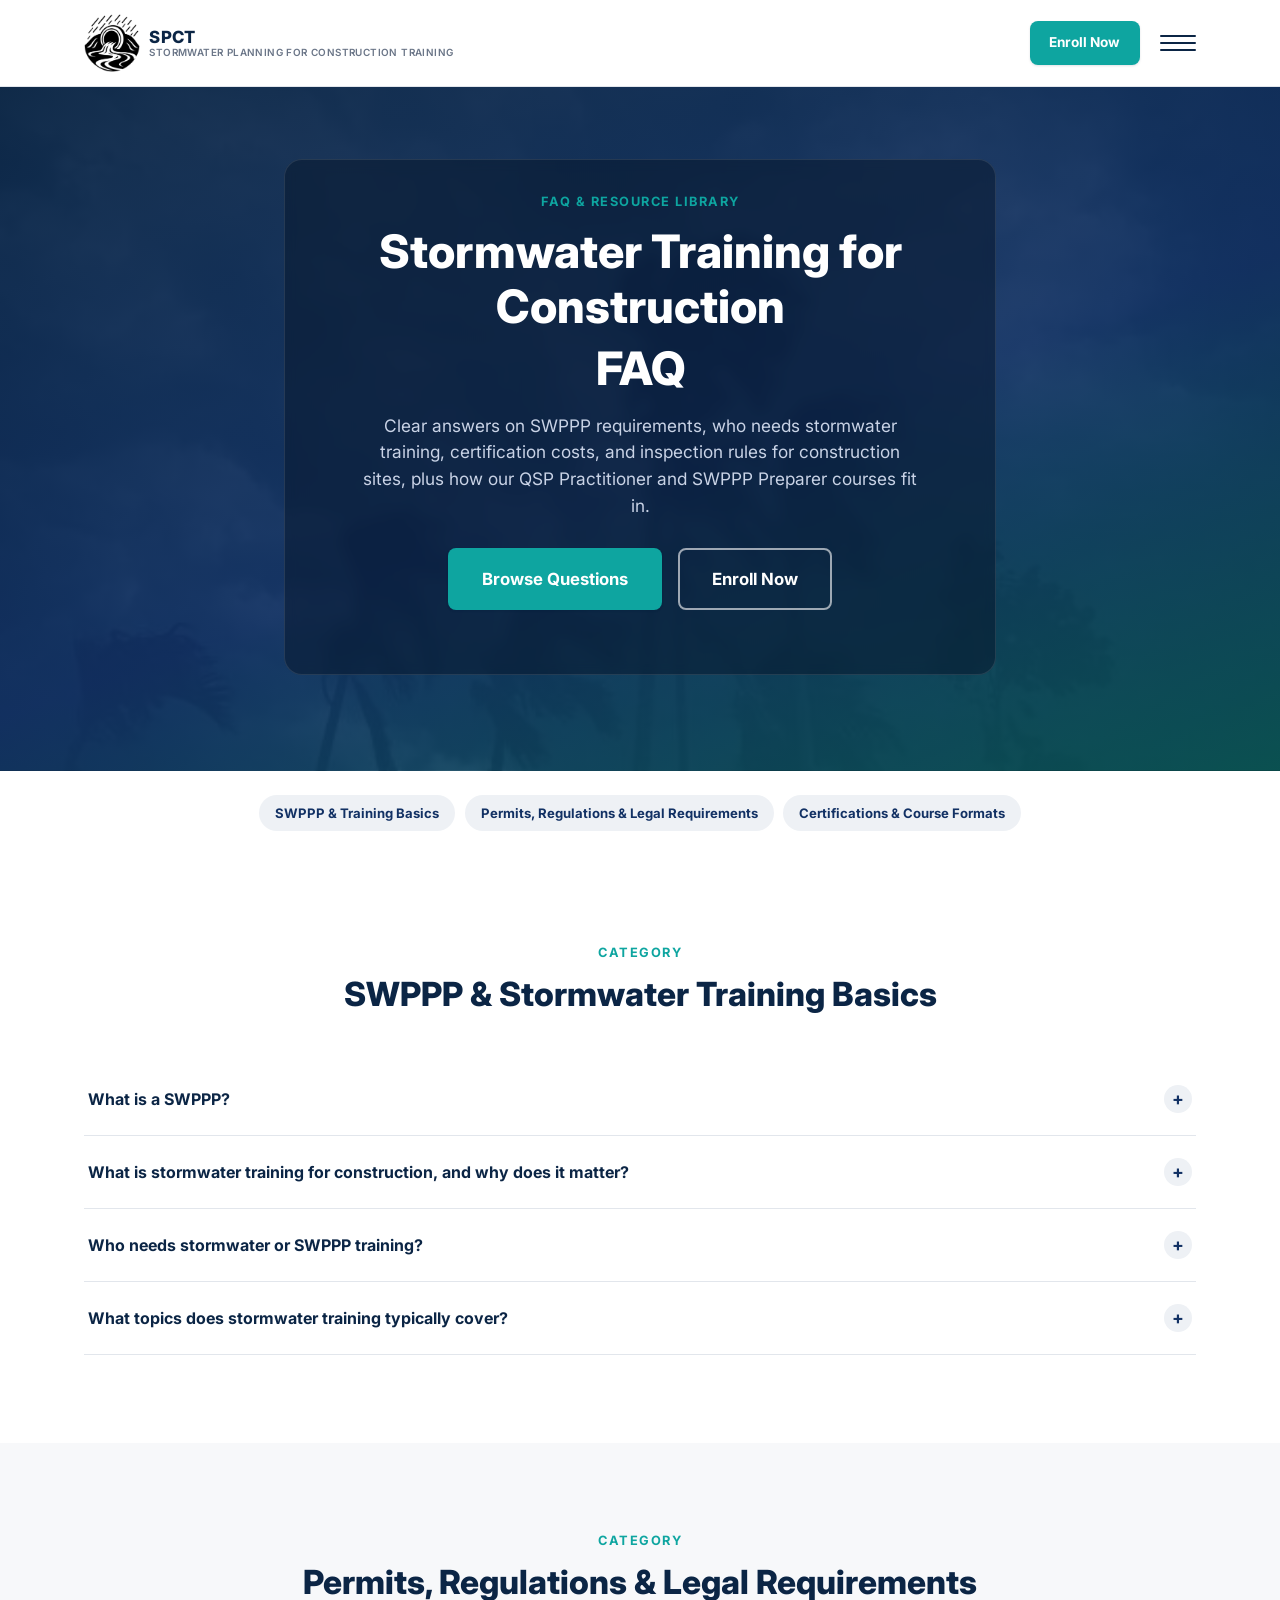
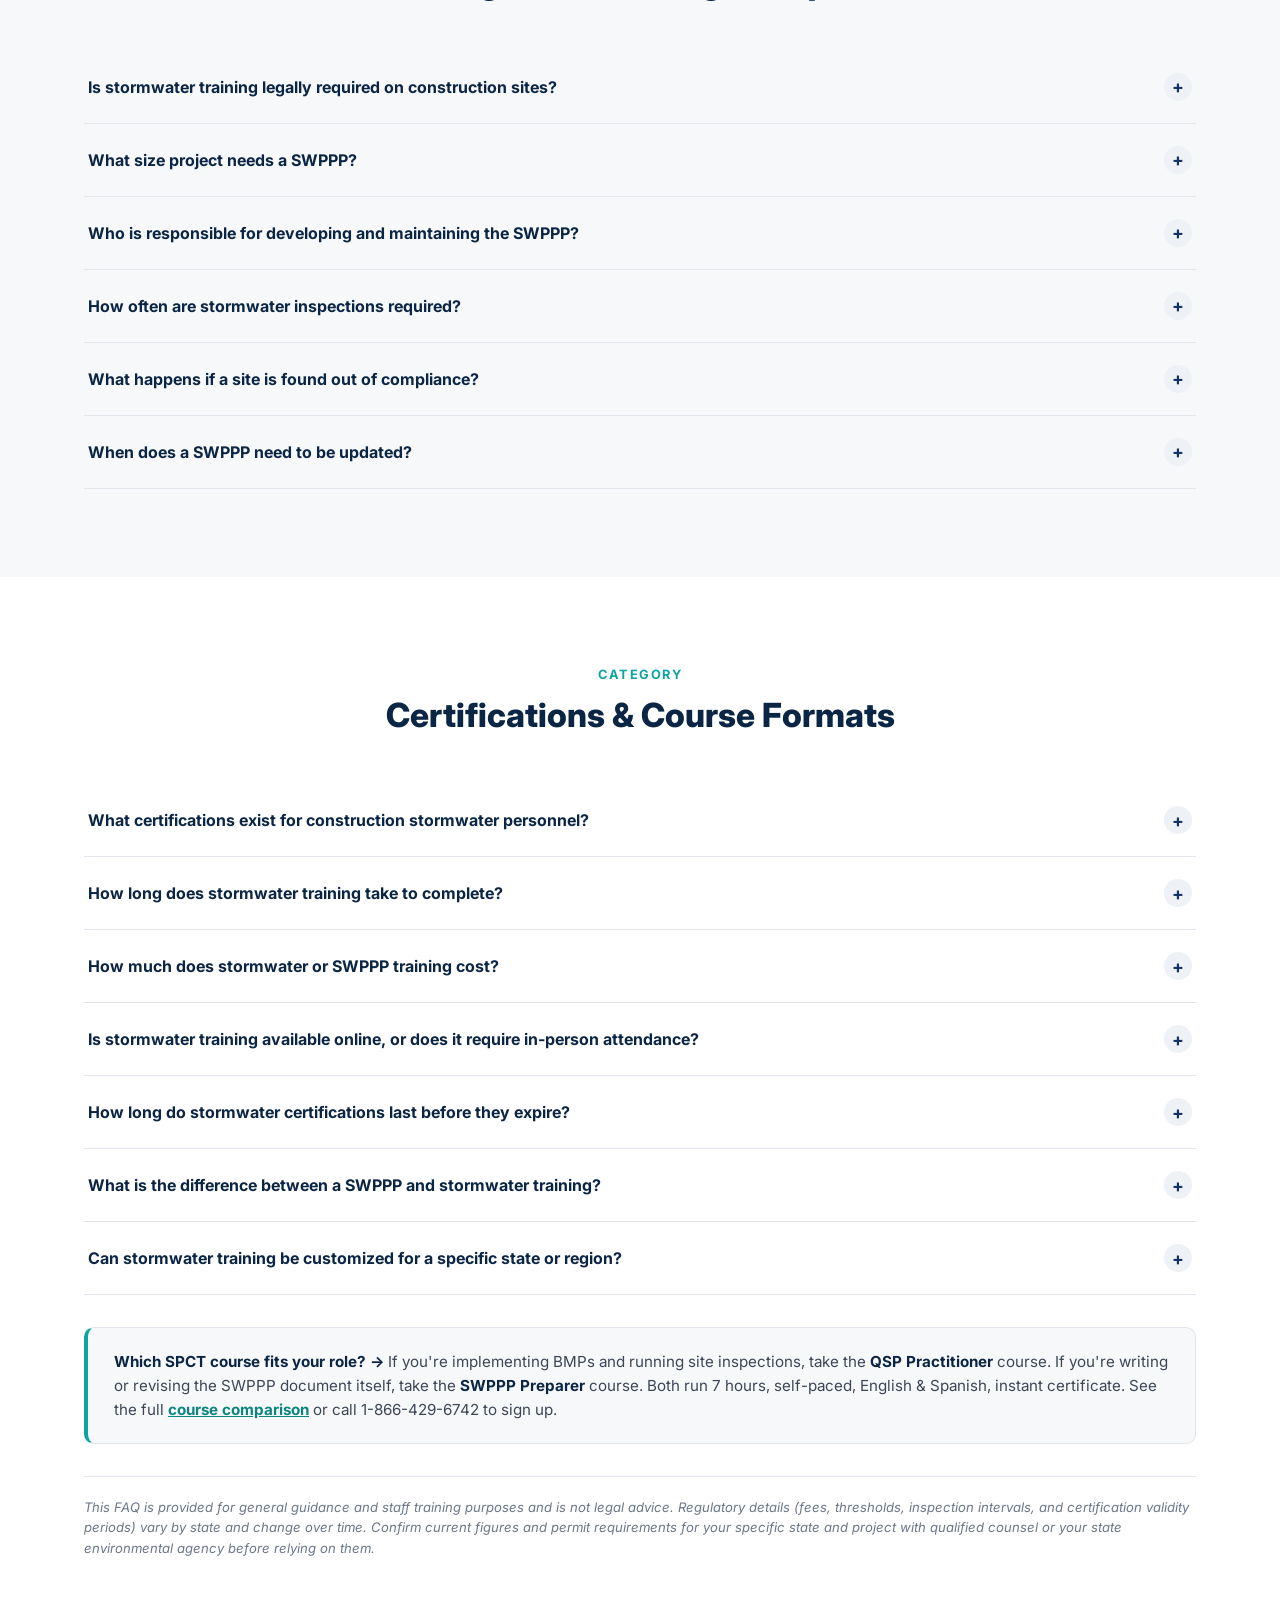
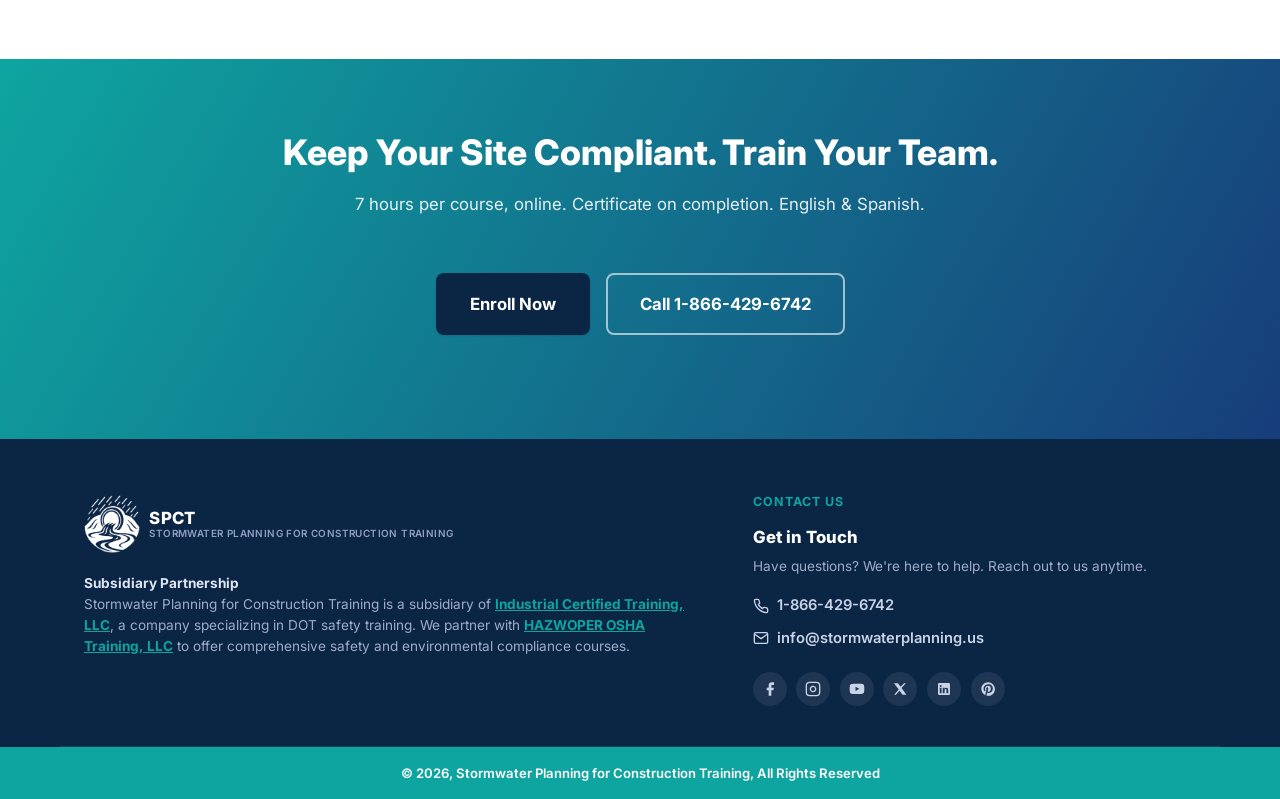
<file: faq.html>
<!DOCTYPE html>
<html lang="en">
<head>
<meta charset="UTF-8">
<meta name="viewport" content="width=device-width, initial-scale=1.0">
<title>Stormwater Training for Construction FAQ | SWPPP Requirements Explained</title>
<meta name="description" content="Get clear answers on SWPPP requirements, who needs stormwater training, certification costs, and inspection rules for construction sites.">
<link rel="icon" type="image/png" href="images/spct-logo.png">
<link rel="apple-touch-icon" href="images/spct-logo.png">

<meta property="og:type" content="website">
<meta property="og:title" content="Stormwater Training for Construction FAQ">
<meta property="og:description" content="Get clear answers on SWPPP requirements, who needs stormwater training, certification costs, and inspection rules for construction sites.">
<meta name="twitter:card" content="summary_large_image">
<meta name="twitter:title" content="Stormwater Training for Construction FAQ">
<meta name="twitter:description" content="Get clear answers on SWPPP requirements, who needs stormwater training, certification costs, and inspection rules for construction sites.">

<link rel="preconnect" href="https://fonts.googleapis.com">
<link href="https://fonts.googleapis.com/css2?family=Inter:wght@400;500;600;700;800&display=swap" rel="stylesheet">
<link rel="stylesheet" href="css/styles.css">
<script type="application/ld+json">
{
  "@context": "https://schema.org",
  "@type": "FAQPage",
  "mainEntity": [
    {"@type": "Question", "name": "What is a SWPPP?", "acceptedAnswer": {"@type": "Answer", "text": "A Stormwater Pollution Prevention Plan (SWPPP) is a site-specific document that identifies how a construction project will control erosion, manage sediment, and prevent pollutants from entering nearby waterways during and after construction. It includes a site map, a list of potential pollutant sources, Best Management Practices (BMPs), and inspection and maintenance procedures. Depending on the state or permitting agency, the same document may also be called a SWP3, SW3P, Stormwater Management Plan (SWMP), Construction Best Management Practices Plan (CBMPP), or Erosion and Sediment Control Plan (ESCP). The requirement traces back to the federal Clean Water Act and the EPA's NPDES Construction General Permit."}},
    {"@type": "Question", "name": "What is stormwater training for construction, and why does it matter?", "acceptedAnswer": {"@type": "Answer", "text": "Stormwater training for construction teaches site personnel, supervisors, and inspectors how to recognize pollution risks, install and maintain BMPs, complete required inspections, and keep the SWPPP updated as site conditions change. It matters because untrained crews are the most common source of permit violations, fines, and preventable environmental damage."}},
    {"@type": "Question", "name": "Who needs stormwater or SWPPP training?", "acceptedAnswer": {"@type": "Answer", "text": "Anyone with day-to-day responsibility for erosion and sediment control needs training, including general contractors, site superintendents, subcontractors who disturb soil, stormwater inspectors, and any qualified personnel named in the site's permit. Many state permits specifically require the person conducting inspections to hold a recognized certification. This includes general contractors and site superintendents, subcontractors performing grading, excavation, or utility work, designated stormwater inspectors and Qualified SWPPP Practitioners (QSPs), environmental consultants and municipal construction inspectors, and project owners and developers who hold the permit."}},
    {"@type": "Question", "name": "What topics does stormwater training typically cover?", "acceptedAnswer": {"@type": "Answer", "text": "Most construction stormwater courses cover the same core areas: an overview of stormwater regulations, how to read and apply a SWPPP, Best Management Practices for erosion and sediment control, inspection and sampling procedures, spill response and good housekeeping, and recordkeeping requirements for permit compliance."}},
    {"@type": "Question", "name": "Is stormwater training legally required on construction sites?", "acceptedAnswer": {"@type": "Answer", "text": "Yes, in most cases. Any site disturbing one acre or more of soil, or part of a larger common plan of development that does, must obtain coverage under an NPDES or state construction stormwater permit, and that permit typically requires qualified personnel to prepare, implement, and inspect under the SWPPP. Training is how personnel meet that qualification standard."}},
    {"@type": "Question", "name": "What size project needs a SWPPP?", "acceptedAnswer": {"@type": "Answer", "text": "Under EPA rules, any construction activity disturbing one acre or more of land requires SWPPP coverage. Projects under one acre may still need a SWPPP if they are part of a larger common plan of development that will ultimately disturb one acre or more, so smaller phased projects are not automatically exempt."}},
    {"@type": "Question", "name": "Who is responsible for developing and maintaining the SWPPP?", "acceptedAnswer": {"@type": "Answer", "text": "The project owner or primary permittee, often the general contractor, is legally responsible for developing, implementing, and maintaining the SWPPP, even if the actual drafting is delegated to a qualified environmental professional or trained site staff. Responsibility for compliance cannot be fully outsourced away from the permit holder."}},
    {"@type": "Question", "name": "How often are stormwater inspections required?", "acceptedAnswer": {"@type": "Answer", "text": "Most state programs require site inspections every 7 to 14 days, plus an additional inspection within 24 hours of a qualifying rain event, commonly defined as 0.5 inches of precipitation or more. Exact frequency and rainfall thresholds vary by state, so trained inspectors need to confirm the local permit language."}},
    {"@type": "Question", "name": "What happens if a site is found out of compliance?", "acceptedAnswer": {"@type": "Answer", "text": "Non-compliance can result in significant fines, often tens of thousands of dollars per day per violation depending on the state, along with stop-work orders, legal action, and reputational damage. Regulators can also require the SWPPP to be revised and re-implemented if inspections show it is not effectively controlling pollutants."}},
    {"@type": "Question", "name": "When does a SWPPP need to be updated?", "acceptedAnswer": {"@type": "Answer", "text": "A SWPPP should be revised any time there is a change in site design, construction sequencing, operations, or maintenance that could affect pollutant discharge, and whenever inspections show existing BMPs are not working as intended. Ongoing training helps site staff recognize when a plan update is triggered."}},
    {"@type": "Question", "name": "What certifications exist for construction stormwater personnel?", "acceptedAnswer": {"@type": "Answer", "text": "Common credentials include the Certified Erosion and Sediment Control Lead (CESCL), required in states like Washington and Oregon; the Qualified SWPPP Practitioner (QSP) and Qualified SWPPP Developer (QSD) used in California; and a Certified Professional in Erosion and Sediment Control (CPESC), which the EPA recognizes as qualified to prepare SWPPPs."}},
    {"@type": "Question", "name": "How long does stormwater training take to complete?", "acceptedAnswer": {"@type": "Answer", "text": "Course length varies by depth and credential: introductory awareness courses can run 1 to 2 hours online, while full inspector certifications such as CESCL or CSI-Construction typically run one to two full days (roughly 12 to 16 hours) and may include hands-on field practice."}},
    {"@type": "Question", "name": "How much does stormwater or SWPPP training cost?", "acceptedAnswer": {"@type": "Answer", "text": "Pricing depends on course depth and credential. Short online awareness or contractor training modules often run $60 to $100 per person, while multi-day inspector certification courses with hands-on field components can run several hundred dollars per person. Group and organizational discounts are common."}},
    {"@type": "Question", "name": "Is stormwater training available online, or does it require in-person attendance?", "acceptedAnswer": {"@type": "Answer", "text": "Both formats are widely available. Foundational and awareness-level courses are commonly offered fully online with a quiz and printable certificate, while inspector-level certifications, such as CESCL, often include an in-person or live virtual component with hands-on BMP installation and testing practice."}},
    {"@type": "Question", "name": "How long do stormwater certifications last before they expire?", "acceptedAnswer": {"@type": "Answer", "text": "Most construction stormwater inspector certifications are valid for three to five years before recertification is required, though this varies by issuing body and state. Some state-specific credentials, such as certain Florida qualifications, do not expire, so it is worth confirming the renewal cycle for the specific certification being pursued."}},
    {"@type": "Question", "name": "What is the difference between a SWPPP and stormwater training?", "acceptedAnswer": {"@type": "Answer", "text": "A SWPPP is the written, site-specific compliance document required by a construction permit. Stormwater training is the education process that equips personnel with the knowledge to write, implement, inspect, and maintain that SWPPP correctly. A site can have a SWPPP on file and still fail inspections if the crew implementing it is untrained."}},
    {"@type": "Question", "name": "Can stormwater training be customized for a specific state or region?", "acceptedAnswer": {"@type": "Answer", "text": "Yes. Because construction stormwater rules are implemented at the state and sometimes municipal level, many training providers pair a baseline federal course, such as the EPA's national program, with a shorter state or local supplement covering regional permit thresholds, inspection intervals, and reporting forms."}}
  ]
}
</script>
</head>
<body>

<a class="skip-link" href="#main">Skip to content</a>

<header class="site-header">
  <div class="container header-inner">
    <a href="index.html#top" class="logo">
      <img src="images/spct-logo.png" alt="Stormwater Planning for Construction Training (SPCT)" class="logo-icon">
      <span class="logo-text">
        <span class="logo-mark">SPCT</span>
        <span class="logo-sub">Stormwater Planning for Construction Training</span>
      </span>
    </a>

    <nav class="main-nav" id="mainNav">
      <a href="index.html#overview">Overview</a>
      <a href="index.html#courses">Courses</a>
      <a href="index.html#curriculum">Curriculum</a>
      <a href="index.html#audience">Who It's For</a>
      <a href="index.html#pricing">Pricing</a>
      <a href="index.html#faq">FAQ</a>
      <a href="tel:18664296742" class="nav-phone">
        <svg width="16" height="16" viewBox="0 0 24 24" fill="none" stroke="currentColor" stroke-width="2"><path d="M22 16.92v3a2 2 0 0 1-2.18 2 19.79 19.79 0 0 1-8.63-3.07 19.5 19.5 0 0 1-6-6 19.79 19.79 0 0 1-3.07-8.67A2 2 0 0 1 4.11 2h3a2 2 0 0 1 2 1.72c.127.96.362 1.903.7 2.81a2 2 0 0 1-.45 2.11L8.09 9.91a16 16 0 0 0 6 6l1.27-1.27a2 2 0 0 1 2.11-.45c.907.338 1.85.573 2.81.7A2 2 0 0 1 22 16.92z"/></svg>
        1-866-429-6742
      </a>
      <a href="mailto:info@stormwaterplanning.us" class="nav-phone nav-email">
        <svg width="16" height="16" viewBox="0 0 24 24" fill="none" stroke="currentColor" stroke-width="2"><path d="M4 4h16c1.1 0 2 .9 2 2v12c0 1.1-.9 2-2 2H4c-1.1 0-2-.9-2-2V6c0-1.1.9-2 2-2z"/><polyline points="22,6 12,13 2,6"/></svg>
        info@stormwaterplanning.us
      </a>
    </nav>

    <div class="header-actions">
      <a href="tel:18664296742" class="header-phone">
        <svg width="16" height="16" viewBox="0 0 24 24" fill="none" stroke="currentColor" stroke-width="2"><path d="M22 16.92v3a2 2 0 0 1-2.18 2 19.79 19.79 0 0 1-8.63-3.07 19.5 19.5 0 0 1-6-6 19.79 19.79 0 0 1-3.07-8.67A2 2 0 0 1 4.11 2h3a2 2 0 0 1 2 1.72c.127.96.362 1.903.7 2.81a2 2 0 0 1-.45 2.11L8.09 9.91a16 16 0 0 0 6 6l1.27-1.27a2 2 0 0 1 2.11-.45c.907.338 1.85.573 2.81.7A2 2 0 0 1 22 16.92z"/></svg>
        1-866-429-6742
      </a>
      <a href="index.html#pricing" class="btn btn-primary btn-sm">Enroll Now</a>
      <button class="nav-toggle" id="navToggle" aria-label="Toggle navigation" aria-expanded="false">
        <span></span><span></span><span></span>
      </button>
    </div>
  </div>
</header>

<main id="main">

  <!-- HERO -->
  <section class="hero hero-solo" id="top">
    <div class="container hero-inner">
      <div class="hero-copy">
        <p class="eyebrow">FAQ &amp; Resource Library</p>
        <h1>Stormwater Training for Construction <span>FAQ</span></h1>
        <p class="hero-lead">
          Clear answers on SWPPP requirements, who needs stormwater training, certification costs, and inspection
          rules for construction sites, plus how our QSP Practitioner and SWPPP Preparer courses fit in.
        </p>
        <div class="hero-cta-row">
          <a href="#basics" class="btn btn-primary btn-lg">Browse Questions</a>
          <a href="index.html#pricing" class="btn btn-outline-light btn-lg">Enroll Now</a>
        </div>
      </div>
    </div>
  </section>

  <!-- QUICK JUMP NAV -->
  <nav class="faq-jumpnav" aria-label="FAQ categories">
    <a href="#basics">SWPPP &amp; Training Basics</a>
    <a href="#permits">Permits, Regulations &amp; Legal Requirements</a>
    <a href="#certifications">Certifications &amp; Course Formats</a>
  </nav>

  <!-- SWPPP & TRAINING BASICS -->
  <section class="section" id="basics">
    <div class="container">
      <div class="section-head">
        <p class="eyebrow">Category</p>
        <h2>SWPPP &amp; Stormwater Training Basics</h2>
      </div>
      <div class="faq-page-list">
        <div class="faq-item">
          <button class="faq-question" aria-expanded="false">
            What is a SWPPP?
            <span class="faq-icon">+</span>
          </button>
          <div class="faq-answer">
            <p>A Stormwater Pollution Prevention Plan (SWPPP) is a site-specific document that identifies how a construction project will control erosion, manage sediment, and prevent pollutants from entering nearby waterways during and after construction. It includes a site map, a list of potential pollutant sources, Best Management Practices (BMPs), and inspection and maintenance procedures.</p>
            <p>Depending on the state or permitting agency, the same document may also be called a SWP3, SW3P, Stormwater Management Plan (SWMP), Construction Best Management Practices Plan (CBMPP), or Erosion and Sediment Control Plan (ESCP). The requirement traces back to the federal Clean Water Act and the EPA's NPDES Construction General Permit.</p>
          </div>
        </div>
        <div class="faq-item">
          <button class="faq-question" aria-expanded="false">
            What is stormwater training for construction, and why does it matter?
            <span class="faq-icon">+</span>
          </button>
          <div class="faq-answer"><p>Stormwater training for construction teaches site personnel, supervisors, and inspectors how to recognize pollution risks, install and maintain BMPs, complete required inspections, and keep the SWPPP updated as site conditions change. It matters because untrained crews are the most common source of permit violations, fines, and preventable environmental damage.</p></div>
        </div>
        <div class="faq-item">
          <button class="faq-question" aria-expanded="false">
            Who needs stormwater or SWPPP training?
            <span class="faq-icon">+</span>
          </button>
          <div class="faq-answer">
            <p>Anyone with day-to-day responsibility for erosion and sediment control needs training, including general contractors, site superintendents, subcontractors who disturb soil, stormwater inspectors, and any "qualified personnel" named in the site's permit. Many state permits specifically require the person conducting inspections to hold a recognized certification:</p>
            <ul class="pricing-features">
              <li>General contractors and site superintendents</li>
              <li>Subcontractors performing grading, excavation, or utility work</li>
              <li>Designated stormwater inspectors and Qualified SWPPP Practitioners (QSPs)</li>
              <li>Environmental consultants and municipal construction inspectors</li>
              <li>Project owners and developers who hold the permit</li>
            </ul>
          </div>
        </div>
        <div class="faq-item">
          <button class="faq-question" aria-expanded="false">
            What topics does stormwater training typically cover?
            <span class="faq-icon">+</span>
          </button>
          <div class="faq-answer"><p>Most construction stormwater courses cover the same core areas: an overview of stormwater regulations, how to read and apply a SWPPP, Best Management Practices for erosion and sediment control, inspection and sampling procedures, spill response and good housekeeping, and recordkeeping requirements for permit compliance. Our own <a href="index.html#curriculum">QSP Practitioner and SWPPP Preparer courses</a> split these topics by role: field implementation versus plan preparation.</p></div>
        </div>
      </div>
    </div>
  </section>

  <!-- PERMITS, REGULATIONS & LEGAL REQUIREMENTS -->
  <section class="section section-alt" id="permits">
    <div class="container">
      <div class="section-head">
        <p class="eyebrow">Category</p>
        <h2>Permits, Regulations &amp; Legal Requirements</h2>
      </div>
      <div class="faq-page-list">
        <div class="faq-item">
          <button class="faq-question" aria-expanded="false">
            Is stormwater training legally required on construction sites?
            <span class="faq-icon">+</span>
          </button>
          <div class="faq-answer"><p>Yes, in most cases. Any site disturbing one acre or more of soil (or part of a larger common plan of development that does) must obtain coverage under an NPDES or state construction stormwater permit, and that permit typically requires "qualified personnel" to prepare, implement, and inspect under the SWPPP. Training is how personnel meet that qualification standard.</p></div>
        </div>
        <div class="faq-item">
          <button class="faq-question" aria-expanded="false">
            What size project needs a SWPPP?
            <span class="faq-icon">+</span>
          </button>
          <div class="faq-answer"><p>Under EPA rules, any construction activity disturbing one acre or more of land requires SWPPP coverage. Projects under one acre may still need a SWPPP if they are part of a larger common plan of development that will ultimately disturb one acre or more, so smaller phased projects are not automatically exempt.</p></div>
        </div>
        <div class="faq-item">
          <button class="faq-question" aria-expanded="false">
            Who is responsible for developing and maintaining the SWPPP?
            <span class="faq-icon">+</span>
          </button>
          <div class="faq-answer"><p>The project owner or primary permittee, often the general contractor, is legally responsible for developing, implementing, and maintaining the SWPPP, even if the actual drafting is delegated to a qualified environmental professional or trained site staff. Responsibility for compliance cannot be fully outsourced away from the permit holder.</p></div>
        </div>
        <div class="faq-item">
          <button class="faq-question" aria-expanded="false">
            How often are stormwater inspections required?
            <span class="faq-icon">+</span>
          </button>
          <div class="faq-answer"><p>Most state programs require site inspections every 7 to 14 days, plus an additional inspection within 24 hours of a qualifying rain event, commonly defined as 0.5 inches of precipitation or more. Exact frequency and rainfall thresholds vary by state, so trained inspectors need to confirm the local permit language.</p></div>
        </div>
        <div class="faq-item">
          <button class="faq-question" aria-expanded="false">
            What happens if a site is found out of compliance?
            <span class="faq-icon">+</span>
          </button>
          <div class="faq-answer"><p>Non-compliance can result in significant fines, often tens of thousands of dollars per day per violation depending on the state, along with stop-work orders, legal action, and reputational damage. Regulators can also require the SWPPP to be revised and re-implemented if inspections show it is not effectively controlling pollutants.</p></div>
        </div>
        <div class="faq-item">
          <button class="faq-question" aria-expanded="false">
            When does a SWPPP need to be updated?
            <span class="faq-icon">+</span>
          </button>
          <div class="faq-answer"><p>A SWPPP should be revised any time there is a change in site design, construction sequencing, operations, or maintenance that could affect pollutant discharge, and whenever inspections show existing BMPs are not working as intended. Ongoing training helps site staff recognize when a plan update is triggered, which is exactly what our <a href="index.html#courses">SWPPP Preparer course</a> covers in depth.</p></div>
        </div>
      </div>
    </div>
  </section>

  <!-- CERTIFICATIONS & COURSE FORMATS -->
  <section class="section" id="certifications">
    <div class="container">
      <div class="section-head">
        <p class="eyebrow">Category</p>
        <h2>Certifications &amp; Course Formats</h2>
      </div>
      <div class="faq-page-list">
        <div class="faq-item">
          <button class="faq-question" aria-expanded="false">
            What certifications exist for construction stormwater personnel?
            <span class="faq-icon">+</span>
          </button>
          <div class="faq-answer"><p>Common credentials include the Certified Erosion and Sediment Control Lead (CESCL), required in states like Washington and Oregon; the Qualified SWPPP Practitioner (QSP) and Qualified SWPPP Developer (QSD) used in California; and a Certified Professional in Erosion and Sediment Control (CPESC), which the EPA recognizes as qualified to prepare SWPPPs. We offer the QSP Practitioner and SWPPP Preparer courses directly; see below for which one fits your role.</p></div>
        </div>
        <div class="faq-item">
          <button class="faq-question" aria-expanded="false">
            How long does stormwater training take to complete?
            <span class="faq-icon">+</span>
          </button>
          <div class="faq-answer"><p>Course length varies by depth and credential: introductory awareness courses can run 1 to 2 hours online, while full inspector certifications such as CESCL or CSI-Construction typically run one to two full days (roughly 12&ndash;16 hours) and may include hands-on field practice. Our own QSP Practitioner and SWPPP Preparer courses each run 7 hours, self-paced.</p></div>
        </div>
        <div class="faq-item">
          <button class="faq-question" aria-expanded="false">
            How much does stormwater or SWPPP training cost?
            <span class="faq-icon">+</span>
          </button>
          <div class="faq-answer"><p>Pricing depends on course depth and credential. Short online awareness or contractor training modules often run $60 to $100 per person, while multi-day inspector certification courses with hands-on field components can run several hundred dollars per person. Group and organizational discounts are common. Our QSP Practitioner and SWPPP Preparer courses are each $379.99 per seat; see <a href="index.html#pricing">Pricing</a> for volume options.</p></div>
        </div>
        <div class="faq-item">
          <button class="faq-question" aria-expanded="false">
            Is stormwater training available online, or does it require in-person attendance?
            <span class="faq-icon">+</span>
          </button>
          <div class="faq-answer"><p>Both formats are widely available. Foundational and awareness-level courses are commonly offered fully online with a quiz and printable certificate, while inspector-level certifications, such as CESCL, often include an in-person or live virtual component with hands-on BMP installation and testing practice. Our courses are on-demand online by default, with Virtual Instructor-Led and In-Person Group options available on request.</p></div>
        </div>
        <div class="faq-item">
          <button class="faq-question" aria-expanded="false">
            How long do stormwater certifications last before they expire?
            <span class="faq-icon">+</span>
          </button>
          <div class="faq-answer"><p>Most construction stormwater inspector certifications are valid for three to five years before recertification is required, though this varies by issuing body and state. Some state-specific credentials, such as certain Florida qualifications, do not expire, so it is worth confirming the renewal cycle for the specific certification being pursued. Our QSP Practitioner certificate is valid for 24 months; our SWPPP Preparer certificate is valid for 36 months.</p></div>
        </div>
        <div class="faq-item">
          <button class="faq-question" aria-expanded="false">
            What is the difference between a SWPPP and stormwater training?
            <span class="faq-icon">+</span>
          </button>
          <div class="faq-answer"><p>A SWPPP is the written, site-specific compliance document required by a construction permit. Stormwater training is the education process that equips personnel with the knowledge to write, implement, inspect, and maintain that SWPPP correctly. A site can have a SWPPP on file and still fail inspections if the crew implementing it is untrained.</p></div>
        </div>
        <div class="faq-item">
          <button class="faq-question" aria-expanded="false">
            Can stormwater training be customized for a specific state or region?
            <span class="faq-icon">+</span>
          </button>
          <div class="faq-answer"><p>Yes. Because construction stormwater rules are implemented at the state and sometimes municipal level, many training providers pair a baseline federal course, such as the EPA's national program, with a shorter state or local supplement covering regional permit thresholds, inspection intervals, and reporting forms. Our courses are built on the federal EPA/NPDES framework; confirm any state-specific supplement you may also need.</p></div>
        </div>
      </div>

      <div class="faq-cta-box">
        <p><strong>Which SPCT course fits your role? &rarr;</strong> If you're implementing BMPs and running site inspections, take the <strong>QSP Practitioner</strong> course. If you're writing or revising the SWPPP document itself, take the <strong>SWPPP Preparer</strong> course. Both run 7 hours, self-paced, English &amp; Spanish, instant certificate. See the full <a href="index.html#courses">course comparison</a> or call 1-866-429-6742 to sign up.</p>
      </div>

      <p class="faq-page-disclaimer">This FAQ is provided for general guidance and staff training purposes and is not legal advice. Regulatory details (fees, thresholds, inspection intervals, and certification validity periods) vary by state and change over time. Confirm current figures and permit requirements for your specific state and project with qualified counsel or your state environmental agency before relying on them.</p>
    </div>
  </section>

  <!-- FINAL CTA -->
  <section class="final-cta">
    <div class="container final-cta-inner">
      <h2>Keep Your Site Compliant. Train Your Team.</h2>
      <p>7 hours per course, online. Certificate on completion. English &amp; Spanish.</p>
      <div class="hero-cta-row">
        <a href="index.html#pricing" class="btn btn-primary btn-lg">Enroll Now</a>
        <a href="tel:18664296742" class="btn btn-outline-light btn-lg">Call 1-866-429-6742</a>
      </div>
    </div>
  </section>

</main>

<footer class="site-footer">
  <div class="container footer-grid">

    <div class="footer-col footer-col-brand">
      <a href="index.html#top" class="logo footer-logo">
        <img src="images/spct-logo.png" alt="Stormwater Planning for Construction Training (SPCT)" class="logo-icon logo-icon-footer">
        <span class="logo-text">
          <span class="logo-mark logo-mark-footer">SPCT</span>
          <span class="logo-sub logo-sub-footer">Stormwater Planning for Construction Training</span>
        </span>
      </a>

      <p class="footer-legal"><strong>Subsidiary Partnership</strong><br>Stormwater Planning for Construction Training is a subsidiary of <a href="https://ictraining.us/" target="_blank" rel="noopener">Industrial Certified Training, LLC</a>, a company specializing in DOT safety training. We partner with <a href="https://hazwoper-osha.com/" target="_blank" rel="noopener">HAZWOPER OSHA Training, LLC</a> to offer comprehensive safety and environmental compliance courses.</p>
    </div>

    <div class="footer-col footer-col-contact">
      <h4 class="footer-col-heading">Contact Us</h4>
      <p class="footer-contact-lead">Get in Touch</p>
      <p class="footer-contact-sub">Have questions? We're here to help. Reach out to us anytime.</p>

      <div class="footer-contact-links">
        <a href="tel:18664296742">
          <svg width="16" height="16" viewBox="0 0 24 24" fill="none" stroke="currentColor" stroke-width="2"><path d="M22 16.92v3a2 2 0 0 1-2.18 2 19.79 19.79 0 0 1-8.63-3.07 19.5 19.5 0 0 1-6-6 19.79 19.79 0 0 1-3.07-8.67A2 2 0 0 1 4.11 2h3a2 2 0 0 1 2 1.72c.127.96.362 1.903.7 2.81a2 2 0 0 1-.45 2.11L8.09 9.91a16 16 0 0 0 6 6l1.27-1.27a2 2 0 0 1 2.11-.45c.907.338 1.85.573 2.81.7A2 2 0 0 1 22 16.92z"/></svg>
          1-866-429-6742
        </a>
        <a href="mailto:info@stormwaterplanning.us">
          <svg width="16" height="16" viewBox="0 0 24 24" fill="none" stroke="currentColor" stroke-width="2"><path d="M4 4h16c1.1 0 2 .9 2 2v12c0 1.1-.9 2-2 2H4c-1.1 0-2-.9-2-2V6c0-1.1.9-2 2-2z"/><polyline points="22,6 12,13 2,6"/></svg>
          info@stormwaterplanning.us
        </a>
      </div>

      <div class="footer-social">
        <a href="https://www.facebook.com/HazwoperOsha/" target="_blank" rel="noopener" aria-label="Facebook">
          <svg width="16" height="16" viewBox="0 0 24 24" fill="currentColor"><path d="M18 2h-3a5 5 0 0 0-5 5v3H7v4h3v8h4v-8h3l1-4h-4V7a1 1 0 0 1 1-1h3z"/></svg>
        </a>
        <a href="https://www.instagram.com/hazwoper_osha_training/?hl=en" target="_blank" rel="noopener" aria-label="Instagram">
          <svg width="16" height="16" viewBox="0 0 24 24" fill="none" stroke="currentColor" stroke-width="2"><rect x="2" y="2" width="20" height="20" rx="5"/><path d="M16 11.37A4 4 0 1 1 12.63 8 4 4 0 0 1 16 11.37z"/><line x1="17.5" y1="6.5" x2="17.51" y2="6.5"/></svg>
        </a>
        <a href="https://www.youtube.com/@hazwoper-osha" target="_blank" rel="noopener" aria-label="YouTube">
          <svg width="16" height="16" viewBox="0 0 24 24" fill="currentColor"><path d="M22.54 6.42a2.78 2.78 0 0 0-1.94-2C18.88 4 12 4 12 4s-6.88 0-8.6.46a2.78 2.78 0 0 0-1.94 2A29 29 0 0 0 1 11.75a29 29 0 0 0 .46 5.33A2.78 2.78 0 0 0 3.4 19c1.72.46 8.6.46 8.6.46s6.88 0 8.6-.46a2.78 2.78 0 0 0 1.94-2 29 29 0 0 0 .46-5.25 29 29 0 0 0-.46-5.33zM9.75 15.02V8.48l5.75 3.27z"/></svg>
        </a>
        <a href="https://twitter.com/HazwoperOsha" target="_blank" rel="noopener" aria-label="X">
          <svg width="14" height="14" viewBox="0 0 24 24" fill="currentColor"><path d="M18.9 2H22l-7.4 8.4L23 22h-6.6l-5.2-6.8L5.1 22H2l7.9-9L1.6 2h6.8l4.7 6.2z"/></svg>
        </a>
        <a href="https://www.linkedin.com/company/hazwoper-osha" target="_blank" rel="noopener" aria-label="LinkedIn">
          <svg width="16" height="16" viewBox="0 0 24 24" fill="currentColor"><path d="M19 3a2 2 0 0 1 2 2v14a2 2 0 0 1-2 2H5a2 2 0 0 1-2-2V5a2 2 0 0 1 2-2zM8.34 18.34V10.1H5.67v8.24zM7.01 8.97a1.55 1.55 0 1 0 0-3.1 1.55 1.55 0 0 0 0 3.1zM18.34 18.34v-4.6c0-2.46-1.31-3.6-3.06-3.6a2.64 2.64 0 0 0-2.39 1.32V10.1H10.2s.04.86 0 8.24h2.68v-4.6c0-.25.02-.5.09-.68a1.5 1.5 0 0 1 1.37-1c.96 0 1.35.73 1.35 1.8v4.48z"/></svg>
        </a>
        <a href="https://www.pinterest.com/hazwoperosha/" target="_blank" rel="noopener" aria-label="Pinterest">
          <svg width="16" height="16" viewBox="0 0 24 24" fill="currentColor"><path d="M12 2C6.48 2 2 6.48 2 12c0 4.24 2.64 7.86 6.36 9.32-.09-.79-.17-2.01.03-2.88.19-.79 1.22-5.03 1.22-5.03s-.31-.63-.31-1.55c0-1.45.84-2.54 1.89-2.54.89 0 1.32.67 1.32 1.47 0 .89-.57 2.23-.86 3.47-.25 1.03.52 1.88 1.53 1.88 1.84 0 3.07-2.36 3.07-5.15 0-2.12-1.43-3.71-4.02-3.71-2.93 0-4.76 2.19-4.76 4.63 0 .84.25 1.44.63 1.9.18.21.2.3.14.54-.05.18-.16.63-.21.81-.07.26-.28.35-.51.26-1.44-.59-2.11-2.16-2.11-3.93 0-2.92 2.46-6.43 7.34-6.43 3.92 0 6.5 2.84 6.5 5.89 0 4.03-2.24 7.04-5.55 7.04-1.11 0-2.16-.6-2.51-1.28 0 0-.6 2.36-.73 2.82-.22.8-.66 1.6-1.06 2.22.95.29 1.95.45 3 .45 5.52 0 10-4.48 10-10S17.52 2 12 2z"/></svg>
        </a>
      </div>
    </div>

  </div>
  <div class="footer-bottom">
    <div class="container">
      <p>&copy; 2026, Stormwater Planning for Construction Training, All Rights Reserved</p>
    </div>
  </div>
</footer>

<script src="js/main.js"></script>

<!--Start of Tawk.to Script-->
<script type="text/javascript">
var Tawk_API=Tawk_API||{}, Tawk_LoadStart=new Date();
(function(){
var s1=document.createElement("script"),s0=document.getElementsByTagName("script")[0];
s1.async=true;
s1.src='https://embed.tawk.to/6a5c3cb0940f101d5323afce/1jts4q4bq';
s1.charset='UTF-8';
s1.setAttribute('crossorigin','*');
s0.parentNode.insertBefore(s1,s0);
})();
</script>
<!--End of Tawk.to Script-->
</body>
</html>
</file>
<file: css/styles.css>
:root{
  --navy-900:#0b2545;
  --navy-800:#123164;
  --navy-700:#173d7a;
  --blue-600:#1d5bd6;
  --teal-500:#0ea5a0;
  --teal-600:#0b8580;
  --gray-50:#f7f8fa;
  --gray-100:#eef1f5;
  --gray-200:#e2e6ec;
  --gray-500:#6b7688;
  --gray-700:#3c4657;
  --white:#ffffff;
  --radius:10px;
  --shadow-sm:0 1px 2px rgba(11,37,69,.06),0 1px 3px rgba(11,37,69,.08);
  --shadow-md:0 8px 24px rgba(11,37,69,.10);
  --shadow-lg:0 20px 45px rgba(11,37,69,.16);
  --max-width:1160px;
}

*,*::before,*::after{box-sizing:border-box;}
html{scroll-behavior:smooth;max-width:100%;overflow-x:hidden;}
body{
  margin:0;
  max-width:100%;
  overflow-x:hidden;
  font-family:'Inter',system-ui,-apple-system,Segoe UI,Roboto,sans-serif;
  color:var(--navy-900);
  background:var(--white);
  line-height:1.55;
  -webkit-font-smoothing:antialiased;
}
h1,h2,h3,h4{margin:0 0 .5em;line-height:1.2;font-weight:800;color:var(--navy-900);}
p{margin:0 0 1em;color:var(--gray-700);}
a{color:inherit;text-decoration:none;}
ul,ol{margin:0;padding:0;list-style:none;}
img{max-width:100%;display:block;}
button{font-family:inherit;}
table{border-collapse:collapse;width:100%;}

.skip-link{
  position:absolute;left:-999px;top:0;background:var(--navy-900);color:#fff;padding:.75rem 1rem;z-index:200;border-radius:0 0 8px 0;
}
.skip-link:focus{left:0;}

.container{
  width:100%;
  max-width:var(--max-width);
  margin:0 auto;
  padding:0 24px;
}

/* ---------- Buttons ---------- */
.btn{
  display:inline-flex;align-items:center;justify-content:center;gap:.5rem;
  padding:.85rem 1.5rem;
  border-radius:8px;
  font-weight:700;
  font-size:.95rem;
  border:2px solid transparent;
  cursor:pointer;
  transition:transform .15s ease, box-shadow .15s ease, background-color .15s ease, color .15s ease;
  white-space:nowrap;
}
.btn:hover{transform:translateY(-1px);}
.btn-primary{background:var(--teal-500);color:var(--white);box-shadow:var(--shadow-sm);}
.btn-primary:hover{background:var(--teal-600);box-shadow:var(--shadow-md);}
.btn-outline{background:transparent;border-color:var(--navy-900);color:var(--navy-900);}
.btn-outline:hover{background:var(--navy-900);color:var(--white);}
.btn-outline-light{background:transparent;border-color:rgba(255,255,255,.6);color:var(--white);}
.btn-outline-light:hover{background:var(--white);color:var(--navy-900);}
.btn-lg{padding:1rem 2rem;font-size:1.05rem;}
.btn-sm{padding:.6rem 1.1rem;font-size:.85rem;}
.btn-block{width:100%;}

/* ---------- Header ---------- */
.site-header{
  position:sticky;top:0;z-index:100;
  background:rgba(255,255,255,.92);
  backdrop-filter:saturate(180%) blur(8px);
  border-bottom:1px solid var(--gray-200);
}
.header-inner{
  display:flex;align-items:center;justify-content:space-between;
  padding-top:14px;padding-bottom:14px;
}
.logo{display:flex;align-items:center;gap:.6rem;flex-shrink:0;min-width:0;}
.logo-icon{height:clamp(40px,7vw,58px);width:auto;max-width:100%;display:block;flex-shrink:0;}
.logo-icon-footer{filter:brightness(0) invert(1);}
.logo-text{display:flex;flex-direction:column;line-height:1.15;white-space:nowrap;}
.logo-mark{font-size:1.05rem;font-weight:800;letter-spacing:.3px;color:var(--navy-900);}
.logo-sub{font-size:.62rem;font-weight:600;letter-spacing:.4px;text-transform:uppercase;color:var(--gray-500);}
.logo-mark-footer{color:var(--white);}
.logo-sub-footer{color:#8fa0c4;white-space:normal;}

.main-nav{
  position:absolute;top:100%;left:0;right:0;
  background:var(--white);
  flex-direction:column;
  padding:12px 24px 24px;
  gap:.25rem;
  border-bottom:1px solid var(--gray-200);
  box-shadow:var(--shadow-md);
  display:none;
}
.main-nav.open{display:flex;}
.main-nav a{font-weight:600;font-size:.93rem;color:var(--navy-800);padding:.65rem 0;border-bottom:1px solid var(--gray-100);position:relative;}
.main-nav a:hover{color:var(--teal-600);}
.nav-phone{
  display:flex;align-items:center;gap:.5rem;
  color:var(--teal-500);font-weight:700;
  border-bottom:none;
  margin-top:.5rem;padding-top:.75rem;
  border-top:1px solid var(--gray-200);
}
.nav-phone:hover{color:var(--teal-600);}
.nav-email{margin-top:0;padding-top:0;border-top:none;}

.header-actions{display:flex;align-items:center;gap:1.25rem;}
.header-phone{display:none;}

.nav-toggle{
  display:flex;flex-direction:column;justify-content:center;gap:5px;
  width:36px;height:36px;background:none;border:none;cursor:pointer;padding:0;
}
.nav-toggle span{display:block;height:2px;width:100%;background:var(--navy-900);border-radius:2px;}

/* ---------- Hero ---------- */
.hero{
  background:
    linear-gradient(160deg,rgba(11,37,69,.94) 0%,rgba(18,49,100,.92) 55%,rgba(11,90,90,.88) 100%),
    url('../images/hero-storm-texture.jpg');
  background-size:cover;
  background-position:center;
  background-repeat:no-repeat;
  color:var(--white);
  padding:72px 0 96px;
  position:relative;
  overflow:hidden;
}
.hero-inner{
  display:grid;
  grid-template-columns:1.15fr .85fr;
  gap:56px;
  align-items:center;
  position:relative;
}
.hero-copy{
  background:rgba(8,24,47,.55);
  backdrop-filter:blur(6px);
  -webkit-backdrop-filter:blur(6px);
  border:1px solid rgba(255,255,255,.1);
  border-radius:18px;
  padding:32px;
  transition:box-shadow .2s ease, transform .2s ease, background-color .2s ease;
}
.hero-copy:hover{
  background:rgba(8,24,47,.68);
  box-shadow:var(--shadow-lg);
  transform:translateY(-3px);
}
.eyebrow{
  text-transform:uppercase;
  letter-spacing:1.5px;
  font-size:.8rem;
  font-weight:700;
  color:var(--teal-500);
  margin-bottom:.75rem;
}
.hero h1{
  font-size:clamp(2rem,3.6vw,2.9rem);
  color:var(--white);
  margin-bottom:1rem;
}
.hero h1 span{display:block;color:var(--white);font-size:1em;font-weight:800;margin-top:.15em;}
.hero-lead{color:#c9d3e6;font-size:1.08rem;max-width:560px;}
.hero-cta-row{display:flex;flex-wrap:wrap;gap:1rem;margin:1.75rem 0 2rem;}
.hero-meta{display:flex;flex-wrap:wrap;gap:1.5rem;}
.hero-meta li{font-size:.9rem;color:#b7c3dc;}
.hero-meta strong{color:var(--white);display:block;font-size:1.05rem;}

.hero-card{
  background:var(--white);
  color:var(--navy-900);
  border-radius:16px;
  padding:28px;
  box-shadow:var(--shadow-lg);
  position:relative;
}
.hero-card-badge{
  position:absolute;top:-14px;left:24px;
  background:var(--teal-500);color:#fff;
  font-size:.72rem;font-weight:700;
  padding:.35rem .75rem;border-radius:999px;
  box-shadow:var(--shadow-sm);
}
.hero-card h3{font-size:1.05rem;margin-bottom:1rem;}
.hero-card-courses{display:flex;flex-direction:column;gap:10px;margin-bottom:0;}
.hero-card-course{
  display:flex;justify-content:space-between;align-items:center;gap:.75rem;
  padding:.85rem 1rem;border:1px solid var(--gray-200);border-radius:10px;
  transition:transform .2s ease, box-shadow .2s ease, border-color .2s ease, background-color .2s ease;
}
.hero-card-course:hover{
  transform:translateY(-3px) scale(1.015);
  border-color:var(--teal-500);
  background:var(--gray-50);
  box-shadow:var(--shadow-md);
}
.hero-card-course-name{font-size:.85rem;font-weight:700;color:var(--navy-900);transition:color .2s ease;}
.hero-card-course:hover .hero-card-course-name{color:var(--teal-600);}
.hero-card-course-meta{font-size:.75rem;color:var(--gray-500);display:block;margin-top:.15rem;}
.hero-card-course-price{font-size:.95rem;font-weight:800;color:var(--teal-600);white-space:nowrap;transition:transform .2s ease;}
.hero-card-course:hover .hero-card-course-price{transform:scale(1.08);}

/* ---------- Trust strip ---------- */
.trust-strip{background:var(--gray-50);border-bottom:1px solid var(--gray-200);}
.trust-strip-inner{
  display:flex;flex-wrap:wrap;align-items:center;justify-content:center;gap:1rem;
  padding-top:20px;padding-bottom:20px;
  font-size:.85rem;color:var(--gray-500);font-weight:600;
  text-align:center;
}
.trust-badges{display:flex;flex-wrap:wrap;gap:.6rem;justify-content:center;}
.badge{
  background:var(--white);
  border:1px solid var(--gray-200);
  padding:.4rem .85rem;
  border-radius:999px;
  font-size:.8rem;
  font-weight:700;
  color:var(--navy-800);
  transition:box-shadow .2s ease, transform .2s ease, border-color .2s ease, color .2s ease;
}
.badge:hover{
  box-shadow:var(--shadow-md);
  transform:translateY(-2px);
  border-color:var(--teal-500);
  color:var(--teal-600);
}

/* ---------- Sections ---------- */
.section{padding:88px 0;}
.section-alt{background:var(--gray-50);}
.section-head{max-width:700px;margin:0 auto 48px;text-align:center;}
.section-head h2{font-size:clamp(1.6rem,2.6vw,2.1rem);}
.section-sub{font-size:1.02rem;}

.grid-3{display:grid;grid-template-columns:repeat(3,1fr);gap:24px;}
.grid-4{display:grid;grid-template-columns:repeat(4,1fr);gap:20px;}

.feature-card{
  background:var(--white);
  border:1px solid var(--gray-200);
  border-radius:var(--radius);
  padding:28px;
  transition:box-shadow .2s ease, transform .2s ease;
}
.feature-card:hover{box-shadow:var(--shadow-md);transform:translateY(-2px);}
.feature-icon{font-size:1.6rem;margin-bottom:.75rem;}
.feature-card h3{font-size:1.05rem;}
.feature-card p{font-size:.92rem;margin-bottom:0;}

/* ---------- Courses (two-course chooser) ---------- */
.course-grid{display:grid;grid-template-columns:repeat(2,1fr);gap:24px;margin-bottom:40px;}
.course-card{
  background:var(--white);
  border:1px solid var(--gray-200);
  border-radius:16px;
  padding:32px;
  box-shadow:var(--shadow-sm);
  display:flex;flex-direction:column;
  transition:box-shadow .2s ease, transform .2s ease;
}
.course-card:hover{box-shadow:var(--shadow-lg);transform:translateY(-3px);}
.course-card-tag{
  align-self:flex-start;
  font-size:.72rem;font-weight:800;letter-spacing:.5px;text-transform:uppercase;
  color:var(--teal-600);background:rgba(14,165,160,.1);
  padding:.3rem .7rem;border-radius:999px;margin-bottom:1rem;
}
.course-card h3{font-size:1.25rem;margin-bottom:.5rem;}
.course-card-desc{font-size:.93rem;margin-bottom:1.25rem;}
.course-card-facts{display:flex;flex-wrap:wrap;gap:.6rem 1.4rem;margin-bottom:1.25rem;padding-bottom:1.25rem;border-bottom:1px solid var(--gray-200);}
.course-card-facts li{font-size:.82rem;color:var(--gray-500);}
.course-card-facts strong{display:block;color:var(--navy-900);font-size:.95rem;}
.course-card-list{margin-bottom:1.5rem;flex-grow:1;}
.course-card-list li{
  padding:.4rem 0 .4rem 1.5rem;font-size:.9rem;color:var(--gray-700);position:relative;
}
.course-card-list li::before{
  content:"✓";position:absolute;left:0;top:.4rem;color:var(--teal-500);font-weight:800;
}
.course-card-footer{display:flex;align-items:center;justify-content:space-between;gap:1rem;flex-wrap:wrap;}
.course-card-price{font-size:1.4rem;font-weight:800;color:var(--navy-900);}
.course-card-price span{font-size:.8rem;font-weight:600;color:var(--gray-500);}

/* ---------- Compare table ---------- */
.compare-wrap{overflow-x:auto;border:1px solid var(--gray-200);border-radius:var(--radius);}
.compare-table{min-width:640px;}
.compare-table th,.compare-table td{
  text-align:left;padding:16px 20px;border-bottom:1px solid var(--gray-200);font-size:.92rem;
}
.compare-table th{background:var(--gray-50);color:var(--navy-900);font-weight:800;font-size:.8rem;text-transform:uppercase;letter-spacing:.4px;}
.compare-table td:first-child,.compare-table th:first-child{color:var(--gray-500);font-weight:700;width:220px;}
.compare-table tr:last-child td{border-bottom:none;}
.compare-table td strong{color:var(--navy-900);}

/* ---------- Curriculum ---------- */
.curriculum-columns{display:grid;grid-template-columns:repeat(2,1fr);gap:40px;}
.curriculum-col-head{margin-bottom:20px;}
.curriculum-col-head p.eyebrow{margin-bottom:.25rem;}
.curriculum-col-head h3{font-size:1.15rem;margin-bottom:0;}
.curriculum-list{
  display:flex;flex-direction:column;gap:0;
  border-top:1px solid var(--gray-200);
}
.curriculum-list li{
  display:flex;gap:18px;
  padding:20px 4px;
  border-bottom:1px solid var(--gray-200);
  align-items:flex-start;
}
.curriculum-num{
  font-size:1.2rem;font-weight:800;color:var(--teal-500);
  min-width:38px;
}
.curriculum-list h4{font-size:.98rem;margin-bottom:.3rem;color:var(--navy-900);font-weight:800;}
.curriculum-list p{font-size:.88rem;margin-bottom:0;}

/* ---------- Audience ---------- */
.audience-card{
  display:flex;
  align-items:center;
  justify-content:center;
  background:var(--white);
  border:1px solid var(--gray-200);
  border-radius:var(--radius);
  padding:22px 18px;
  text-align:center;
  font-weight:700;
  font-size:.95rem;
  color:var(--navy-800);
  box-shadow:var(--shadow-sm);
  transition:box-shadow .2s ease, transform .2s ease;
}
.audience-card:hover{box-shadow:var(--shadow-md);transform:translateY(-2px);}

/* ---------- Pricing ---------- */
.pricing-section{background:var(--navy-900);}
.pricing-section .section-head h2{color:var(--white);}
.pricing-section .section-head .eyebrow{color:var(--teal-500);}
.pricing-section .section-sub{color:#c9d3e6;}

.pricing-toggle{
  display:flex;justify-content:center;flex-wrap:wrap;gap:.5rem;
  margin:0 0 40px;
}
.pricing-toggle-btn{
  font-family:inherit;
  font-size:.85rem;font-weight:700;
  color:#c9d3e6;
  background:rgba(255,255,255,.06);
  border:1.5px solid rgba(255,255,255,.14);
  padding:.65rem 1.3rem;
  border-radius:999px;
  cursor:pointer;
  transition:background-color .2s ease, border-color .2s ease, color .2s ease, transform .2s ease;
}
.pricing-toggle-btn:hover{border-color:var(--teal-500);color:var(--white);transform:translateY(-1px);}
.pricing-toggle-btn.active{
  background:var(--teal-500);border-color:var(--teal-500);color:var(--white);
  box-shadow:var(--shadow-md);
}

.pricing-grid{display:grid;grid-template-columns:repeat(2,1fr);gap:28px;max-width:1000px;margin:0 auto;transition:max-width .25s ease;}
.pricing-grid.filtered{grid-template-columns:1fr;max-width:640px;}
.pricing-grid.filtered .pricing-card{display:none;}
.pricing-grid.filtered .pricing-card.is-visible{display:block;animation:pricingCardIn .3s ease;}
@keyframes pricingCardIn{
  from{opacity:0;transform:translateY(8px);}
  to{opacity:1;transform:translateY(0);}
}
.pricing-card{
  background:var(--white);
  border-radius:16px;
  padding:36px;
  box-shadow:var(--shadow-lg);
}
.pricing-card-top{
  display:flex;justify-content:space-between;align-items:flex-start;gap:1rem;
  flex-wrap:wrap;
  border-bottom:1px solid var(--gray-200);
  padding-bottom:22px;margin-bottom:22px;
}
.pricing-card-top h3{font-size:1.1rem;max-width:280px;}
.price{
  display:flex;flex-direction:column;align-items:flex-end;gap:2px;
  white-space:nowrap;
}
.price-original{
  font-size:1rem;font-weight:700;
  color:var(--gray-500);
  text-decoration:line-through;
}
.price-current{display:flex;align-items:baseline;gap:.3rem;}
.price-amount{font-size:1.8rem;font-weight:800;color:var(--teal-600);}
.price-per{color:var(--gray-500);font-size:.85rem;}

.pricing-features{margin-bottom:24px;}
.pricing-features li{
  padding:.45rem 0 .45rem 1.6rem;
  font-size:.9rem;
  color:var(--gray-700);
  position:relative;
}
.pricing-features li::before{
  content:"✓";
  position:absolute;left:0;top:.45rem;
  color:var(--teal-500);font-weight:800;
}

.enroll-form{display:flex;flex-direction:column;gap:14px;}
.form-row{display:flex;flex-direction:column;gap:6px;}
.form-row label{font-size:.85rem;font-weight:700;color:var(--navy-800);}
.form-row input{
  padding:.7rem .9rem;
  border:1.5px solid var(--gray-200);
  border-radius:8px;
  font-size:.95rem;
  font-family:inherit;
  color:var(--navy-900);
}
.form-row input:focus{outline:none;border-color:var(--teal-500);}
.form-note{font-size:.78rem;color:var(--gray-500);text-align:center;margin:.5rem 0 0;}
.format-note{
  font-size:.8rem;color:var(--gray-500);
  text-align:center;
  margin:16px 0 0;
  padding-top:16px;
  border-top:1px solid var(--gray-200);
}
.format-note a{color:var(--teal-600);font-weight:700;}

.bulk-pricing{position:relative;}
.bulk-pricing-toggle{
  width:100%;display:flex;align-items:center;gap:.6rem;
  background:var(--gray-50);
  border:1.5px solid var(--gray-200);
  border-radius:8px;
  padding:.65rem .9rem;
  font-family:inherit;font-size:.85rem;font-weight:700;color:var(--navy-800);
  cursor:pointer;
  transition:border-color .15s ease, background-color .15s ease;
}
.bulk-pricing-toggle:hover{border-color:var(--teal-500);}
.bulk-pricing-toggle span{flex-grow:1;text-align:left;}
.bulk-pricing-icon{flex-shrink:0;color:var(--teal-600);}
.bulk-pricing-chevron{flex-shrink:0;transition:transform .2s ease;}
.bulk-pricing-toggle[aria-expanded="true"] .bulk-pricing-chevron{transform:rotate(180deg);}
.bulk-pricing-panel{
  margin-top:8px;
  border:1px solid var(--gray-200);
  border-radius:8px;
  overflow:hidden;
}
.bulk-pricing-table{width:100%;border-collapse:collapse;font-size:.83rem;}
.bulk-pricing-table thead th{
  background:var(--navy-900);color:var(--white);
  text-align:left;padding:.5rem .75rem;
  font-size:.68rem;font-weight:700;text-transform:uppercase;letter-spacing:.4px;
}
.bulk-pricing-table thead th:last-child{text-align:right;}
.bulk-pricing-table td{padding:.5rem .75rem;border-top:1px solid var(--gray-200);color:var(--gray-700);}
.bulk-pricing-table td:last-child{text-align:right;font-weight:700;color:var(--navy-900);}
.bulk-pricing-table tbody tr:nth-child(even){background:var(--gray-50);}
.bulk-pricing-table tbody tr.active-tier{background:rgba(14,165,160,.14);}
.bulk-pricing-table tbody tr.active-tier td{color:var(--teal-600);}

.form-total{
  display:flex;justify-content:space-between;align-items:center;
  padding:.85rem 1rem;
  background:var(--gray-50);
  border:1px solid var(--gray-200);
  border-radius:8px;
  font-size:1rem;font-weight:800;color:var(--navy-900);
}

.form-success{
  margin:20px 0 0;
  background:#eef7f6;border:1px solid #bfe6e2;
  border-radius:12px;padding:20px;text-align:center;
}
.form-success h4{color:#0b5f58;margin-bottom:.4rem;}
.form-success p{margin-bottom:0;color:#166a63;font-size:.88rem;}

/* ---------- FAQ ---------- */
.faq-list{max-width:760px;margin:0 auto;}
.faq-item{border-bottom:1px solid var(--gray-200);}
.faq-question{
  width:100%;
  display:flex;justify-content:space-between;align-items:center;
  gap:1rem;
  background:none;border:none;
  padding:22px 4px;
  font-size:1rem;font-weight:700;
  color:var(--navy-900);
  text-align:left;cursor:pointer;
}
.faq-icon{
  flex-shrink:0;
  width:28px;height:28px;
  display:flex;align-items:center;justify-content:center;
  border-radius:50%;
  background:var(--gray-100);
  color:var(--navy-800);
  font-size:1.1rem;font-weight:700;
  transition:transform .2s ease, background .2s ease;
}
.faq-question[aria-expanded="true"] .faq-icon{
  background:var(--teal-500);color:#fff;transform:rotate(45deg);
}
.faq-list .faq-item:hover .faq-icon{
  background:var(--teal-500);color:#fff;
}
.faq-answer{
  max-height:0;overflow:hidden;
  transition:max-height .25s ease;
}
.faq-list .faq-item:hover .faq-answer{max-height:400px;}
.faq-answer p{padding:0 4px 22px;font-size:.94rem;margin:0;}

.faq-view-more{text-align:center;margin-top:32px;}

/* ---------- FAQ category list (reused on the FAQ resource page) ---------- */
.faq-category{
  font-size:.95rem;text-transform:uppercase;letter-spacing:.6px;
  color:var(--teal-600);
  margin:36px 0 4px;
  padding-bottom:8px;
  border-bottom:2px solid var(--gray-200);
}
.faq-category:first-of-type{margin-top:0;}
.faq-page-list .faq-item{border-bottom:1px solid var(--gray-200);}
.faq-page-disclaimer{
  margin-top:32px;padding-top:20px;
  border-top:1px solid var(--gray-200);
  font-size:.82rem;font-style:italic;color:var(--gray-500);
}

/* ---------- FAQ resource page ---------- */
.hero-solo .hero-inner{
  display:block;
  max-width:760px;margin:0 auto;
  text-align:center;
}
.hero-solo .hero-lead{margin:0 auto;}
.hero-solo .hero-cta-row{justify-content:center;}
.hero-solo .hero-meta{justify-content:center;}

.faq-jumpnav{
  display:flex;flex-wrap:wrap;gap:.6rem;
  justify-content:center;
  padding:24px 0;
}
.faq-jumpnav a{
  font-size:.82rem;font-weight:700;
  color:var(--navy-800);
  background:var(--gray-100);
  padding:.5rem 1rem;
  border-radius:999px;
  transition:background-color .15s ease, color .15s ease;
}
.faq-jumpnav a:hover{background:var(--teal-500);color:#fff;}

.faq-cta-box{
  background:var(--gray-50);
  border:1px solid var(--gray-200);
  border-left:4px solid var(--teal-500);
  border-radius:10px;
  padding:22px 26px;
  margin:32px 0;
}
.faq-cta-box p{margin:0;font-size:.95rem;color:var(--gray-700);}
.faq-cta-box strong{color:var(--navy-900);}
.faq-cta-box a{color:var(--teal-600);font-weight:700;text-decoration:underline;}

/* ---------- Final CTA ---------- */
.final-cta{
  background:linear-gradient(120deg,var(--teal-500),var(--navy-700));
  color:#fff;
  padding:72px 0;
  text-align:center;
}
.final-cta h2{color:#fff;font-size:clamp(1.6rem,2.8vw,2.2rem);}
.final-cta p{color:rgba(255,255,255,.9);font-size:1.05rem;margin-bottom:1.75rem;}
.final-cta-inner{display:flex;flex-direction:column;align-items:center;}
.final-cta .btn-primary{background:var(--navy-900);}
.final-cta .btn-primary:hover{background:#08182f;}

/* ---------- Footer ---------- */
.site-footer{background:var(--navy-900);color:#c9d3e6;padding:56px 0 0;}
.footer-grid{
  display:grid;
  grid-template-columns:1.4fr 1fr;
  gap:48px;
  padding-bottom:40px;
  border-bottom:1px solid rgba(255,255,255,.12);
}
.footer-logo{margin-bottom:20px;}
.footer-legal{font-size:.85rem;color:#9fadc9;margin-bottom:1em;}
.footer-legal strong{color:#dfe6f2;}
.footer-legal a{color:var(--teal-500);font-weight:700;text-decoration:underline;}
.footer-legal a:hover{color:#3fd1c8;}

.footer-col-heading{
  font-size:.78rem;text-transform:uppercase;letter-spacing:1px;
  color:var(--teal-500);font-weight:700;
  margin-bottom:14px;
}
.footer-contact-lead{font-size:1.05rem;font-weight:800;color:var(--white);margin-bottom:.35rem;}
.footer-contact-sub{font-size:.85rem;color:#9fadc9;margin-bottom:1.1rem;}
.footer-contact-links{display:flex;flex-direction:column;gap:.6rem;margin-bottom:1.4rem;}
.footer-contact-links a{
  display:flex;align-items:center;gap:.55rem;
  font-size:.92rem;font-weight:600;color:#c9d3e6;
}
.footer-contact-links a:hover{color:var(--teal-500);}
.footer-social{display:flex;gap:.6rem;}
.footer-social a{
  display:flex;align-items:center;justify-content:center;
  width:34px;height:34px;
  border-radius:50%;
  background:rgba(255,255,255,.08);
  color:#c9d3e6;
  transition:background-color .15s ease, color .15s ease;
}
.footer-social a:hover{background:var(--teal-500);color:var(--white);}

.footer-bottom{background:var(--teal-500);padding:16px 0;}
.footer-bottom p{font-size:.82rem;color:var(--white);font-weight:600;text-align:center;margin:0;}

/* ---------- Responsive ---------- */
@media (max-width:960px){
  .hero-inner{grid-template-columns:1fr;}
  .hero-card{order:-1;}
  .grid-3{grid-template-columns:repeat(2,1fr);}
  .grid-4{grid-template-columns:repeat(2,1fr);}
  .course-grid{grid-template-columns:1fr;}
  .curriculum-columns{grid-template-columns:1fr;gap:8px;}
  .pricing-grid{grid-template-columns:1fr;}
}

@media (max-width:480px){
  .header-inner{gap:.5rem;}
  .header-actions{gap:.6rem;}
  .logo-sub{display:none;}
  .logo-mark{font-size:.95rem;}
  .logo-icon{height:34px;}
}

@media (max-width:640px){
  .grid-3{grid-template-columns:1fr;}
  .grid-4{grid-template-columns:1fr;}
  .hero{padding:48px 0 64px;}
  .section{padding:64px 0;}
  .pricing-card{padding:28px 20px;}
  .footer-grid{grid-template-columns:1fr;gap:36px;}
  .curriculum-list li{gap:14px;}
  .compare-table th,.compare-table td{padding:12px 14px;font-size:.85rem;}
  .header-inner .logo-text{display:none;}
}
</file>
